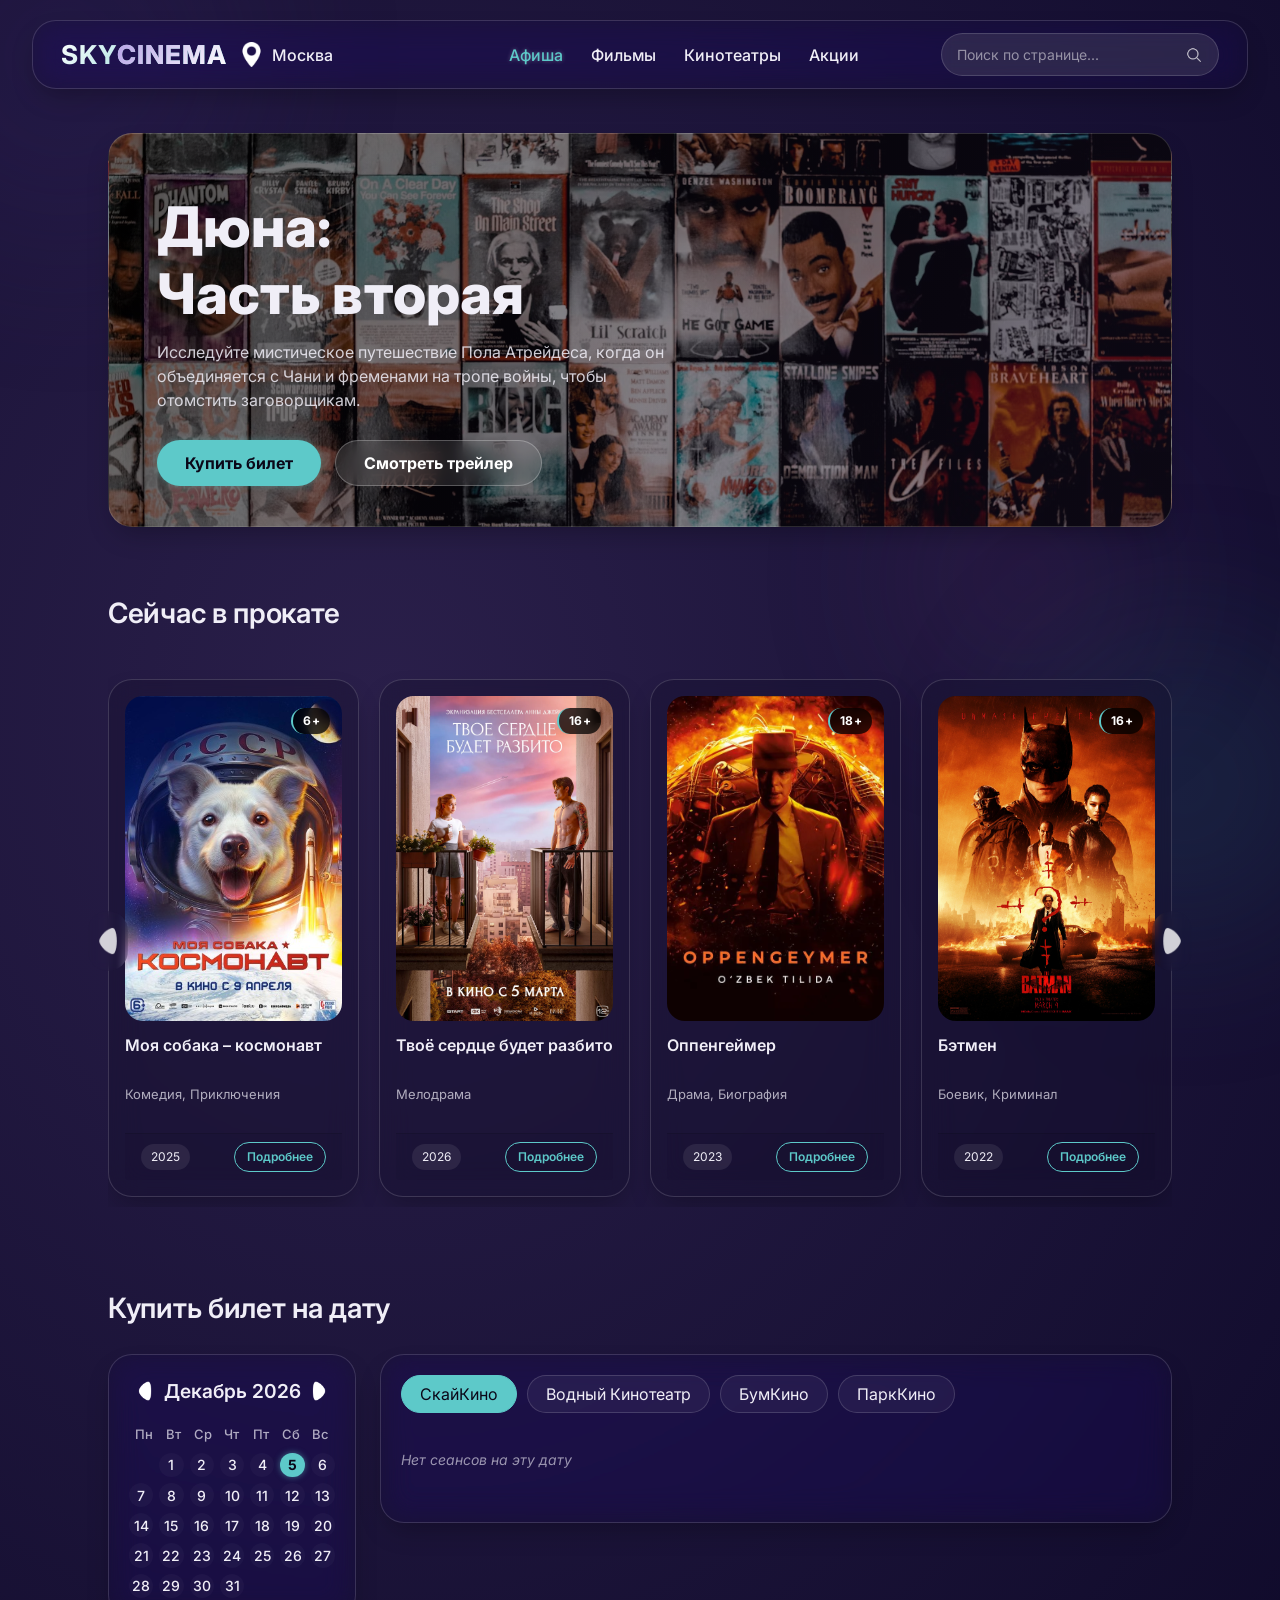
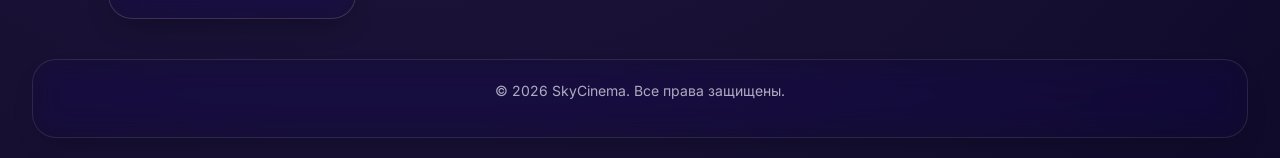
<file: index.html>
<!DOCTYPE html>
<html lang="ru">

<head>
    <meta charset="UTF-8">
    <meta name="viewport" content="width=device-width, initial-scale=1.0, user-scalable=yes">
    <title>SkyCinema — Афиша</title>
    <link rel="stylesheet" href="bootstrap/css/bootstrap.min.css">
    <link rel="stylesheet" href="css/style.css">
    <link rel="stylesheet" href="css/carts.css">
    <link rel="stylesheet" href="css/modal.css">
    <link rel="stylesheet" href="css/responsive.css">
    <link rel="shortcut icon" href="media/favicon.ico">
</head>

<body>
    <div class="orb orb-1"></div>
    <div class="orb orb-2"></div>
    <div class="orb orb-3"></div>
    <div class="toast-container" id="toastContainer"></div>

    <header class="glass">
        <div class="logo-city-group">
            <div class="logo">
                <a href="index.html" style="text-decoration: none; color: inherit;">SKY<span>CINEMA</span></a>
            </div>
            <div class="city-selector">
                <img src="media/map.png" alt="карта" height="25">
                <select id="citySelectHeader" class="glass-select-header"></select>
            </div>
        </div>
        <nav class="desktop-nav">
            <ul>
                <li><a href="#" class="active">Афиша</a></li>
                <li><a href="pages/films.html">Фильмы</a></li>
                <li><a href="pages/cinema.html">Кинотеатры</a></li>
                <li><a href="pages/stocks.html">Акции</a></li>
            </ul>
        </nav>
        <div class="header-right">
            <div class="search-box d-none d-md-flex">
                <input type="text" id="searchInput" placeholder="Поиск по странице..." class="glass-input">
                <img src="media/magnifier.png" alt="Поиск" class="search-icon">
            </div>
            <div class="burger-menu" id="burgerBtn">
                <span></span><span></span><span></span>
            </div>
        </div>
    </header>
    <div class="mobile-nav-container" id="mobileNav">
        <ul class="mobile-ul">
            <li><a href="index.html">Афиша</a></li>
            <li><a href="pages/films.html">Фильмы</a></li>
            <li><a href="pages/cinema.html">Кинотеатры</a></li>
            <li><a href="pages/stocks.html">Акции</a></li>
        </ul>
    </div>

    <main>
        <div class="container-fluid px-lg-5 px-md-4 px-3">
            <section class="hero glass">
                <div class="hero-content">
                    <h1>Дюна: <br>Часть вторая</h1>
                    <p>Исследуйте мистическое путешествие Пола Атрейдеса, когда он объединяется с Чани и фременами на
                        тропе войны, чтобы отомстить заговорщикам.</p>
                    <div class="hero-btns">
                        <button class="btn-primary" onclick="location.href='pages/film.html?id=12'">Купить
                            билет</button>
                        <button class="btn-secondary" onclick="openTrailer()">Смотреть трейлер</button>
                    </div>
                </div>
            </section>

            <section class="movie-grid">
                <h2 class="section-title">Сейчас в прокате</h2>
                <div id="moviesCarousel"></div>
            </section>

            <h2 class="section-title">Купить билет на дату</h2>
            <div class="row g-4">
                <div class="col-lg-3 col-md-12">
                    <div class="calendar-glass glass calendar-container" id="calendarContainer">
                        <div class="calendar-header">
                            <button class="icon-btn" id="prevMonth"><img src="media/arrowLeft.png" alt="Назад"
                                    width="20"></button>
                            <span id="monthYear">Март 2026</span>
                            <button class="icon-btn" id="nextMonth"><img src="media/arrowRight.png" alt="Вперед"
                                    width="20"></button>
                        </div>
                        <div class="calendar-weekdays">
                            <span>Пн</span><span>Вт</span><span>Ср</span><span>Чт</span><span>Пт</span><span>Сб</span><span>Вс</span>
                        </div>
                        <div class="calendar-days" id="calendarDays"></div>
                    </div>
                </div>
                <div class="col-lg-9 col-md-12">
                    <div class="sessions-container glass">
                        <div id="cinemaTabs" class="cinema-tabs"></div>
                        <div id="sessionsListHome" class="sessions-list">
                            <p class="placeholder">Выберите дату и кинотеатр</p>
                        </div>
                    </div>
                </div>
            </div>
        </div>
    </main>

    <footer class="glass">
        <p>© 2026 SkyCinema. Все права защищены.</p>
    </footer>

    <!-- Модальные окна -->
    <div class="modal fade" id="ticketModal" tabindex="-1" aria-hidden="true">
        <div class="modal-dialog modal-dialog-centered modal-xl">
            <div class="modal-content glass-modal">
                <div class="modal-header">
                    <h5 class="modal-title">Выбор места</h5>
                    <button type="button" class="btn-close" data-bs-dismiss="modal" aria-label="Close"></button>
                </div>
                <div class="modal-body">
                    <div class="row">
                        <div class="col-md-4 movie-info-left">
                            <div id="movieInfoModal" class="movie-info-modal"></div>
                        </div>
                        <div class="col-md-8 hall-right">
                            <div class="hall-scheme">
                                <img src="media/modal/screen.png" alt="Экран" class="screen-img">
                                <div id="seatsContainer" class="seats-container"></div>
                            </div>
                            <div class="legend">
                                <span><span class="seat-demo free"></span> Свободное место</span>
                                <span><span class="seat-demo selected"></span> Выбранное место</span>
                                <span><span class="seat-demo taken"></span> Место занято</span>
                            </div>
                            <div class="price-seat-info">
                                <div id="selectedSeatInfo" class="selected-seat-info">Место не выбрано</div>
                                <div id="ticketPrice" class="ticket-price"></div>
                            </div>
                            <div class="email-field">
                                <label for="userEmail">Email для получения билета:</label>
                                <input type="email" id="userEmail" class="glass-input" placeholder="example@mail.ru"
                                    required>
                            </div>
                            <div class="modal-footer-buttons">
                                <button type="button" class="btn btn-secondary" data-bs-dismiss="modal">Отмена</button>
                                <button type="button" id="confirmTicket" class="btn btn-primary" disabled>Купить
                                    билет</button>
                            </div>
                        </div>
                    </div>
                </div>
            </div>
        </div>
    </div>

    <div class="modal fade" id="trailerModal" tabindex="-1" aria-hidden="true">
        <div class="modal-dialog modal-dialog-centered modal-lg">
            <div class="modal-content glass-modal">
                <div class="modal-header">
                    <h5 class="modal-title">Трейлер</h5>
                    <button type="button" class="btn-close" data-bs-dismiss="modal"></button>
                </div>
                <div class="modal-body p-0">
                    <video id="trailerVideo" controls style="width:100%; border-radius: 24px;"></video>
                </div>
            </div>
        </div>
    </div>

    <div class="modal fade" id="successModal" tabindex="-1" aria-hidden="true">
        <div class="modal-dialog modal-dialog-centered">
            <div class="modal-content glass-modal">
                <div class="modal-body">
                    <img src="media/modal/check.png" alt="Успех" class="success-icon">
                    <div class="success-title">Покупка прошла успешно</div>
                    <div class="success-details">Билет отправлен на указанную почту.<br>Скачать билет можно по ссылке:
                    </div>
                    <div class="success-buttons">
                        <a href="https://vk.com/sayonaraf" target="_blank" class="btn btn-vk">Перейти к билету (VK)</a>
                        <button class="btn btn-close-modal" data-bs-dismiss="modal">Закрыть</button>
                    </div>
                    <div class="success-rating">
                        <p>Оцените процесс покупки</p>
                        <div class="rating-stars" id="ratingStars">
                            <span data-value="1">★</span><span data-value="2">★</span><span data-value="3">★</span><span
                                data-value="4">★</span><span data-value="5">★</span>
                        </div>
                    </div>
                </div>
            </div>
        </div>
    </div>

    <script src="bootstrap/js/bootstrap.bundle.min.js"></script>
    <script src="js/data.js"></script>
    <script src="js/utils.js"></script>
    <script src="js/ticket.js"></script>
    <script src="js/calendar.js"></script>
    <script src="js/movieCards.js"></script>
    <script src="js/main.js"></script>
    <script src="js/header.js"></script>
</body>

</html>
</file>
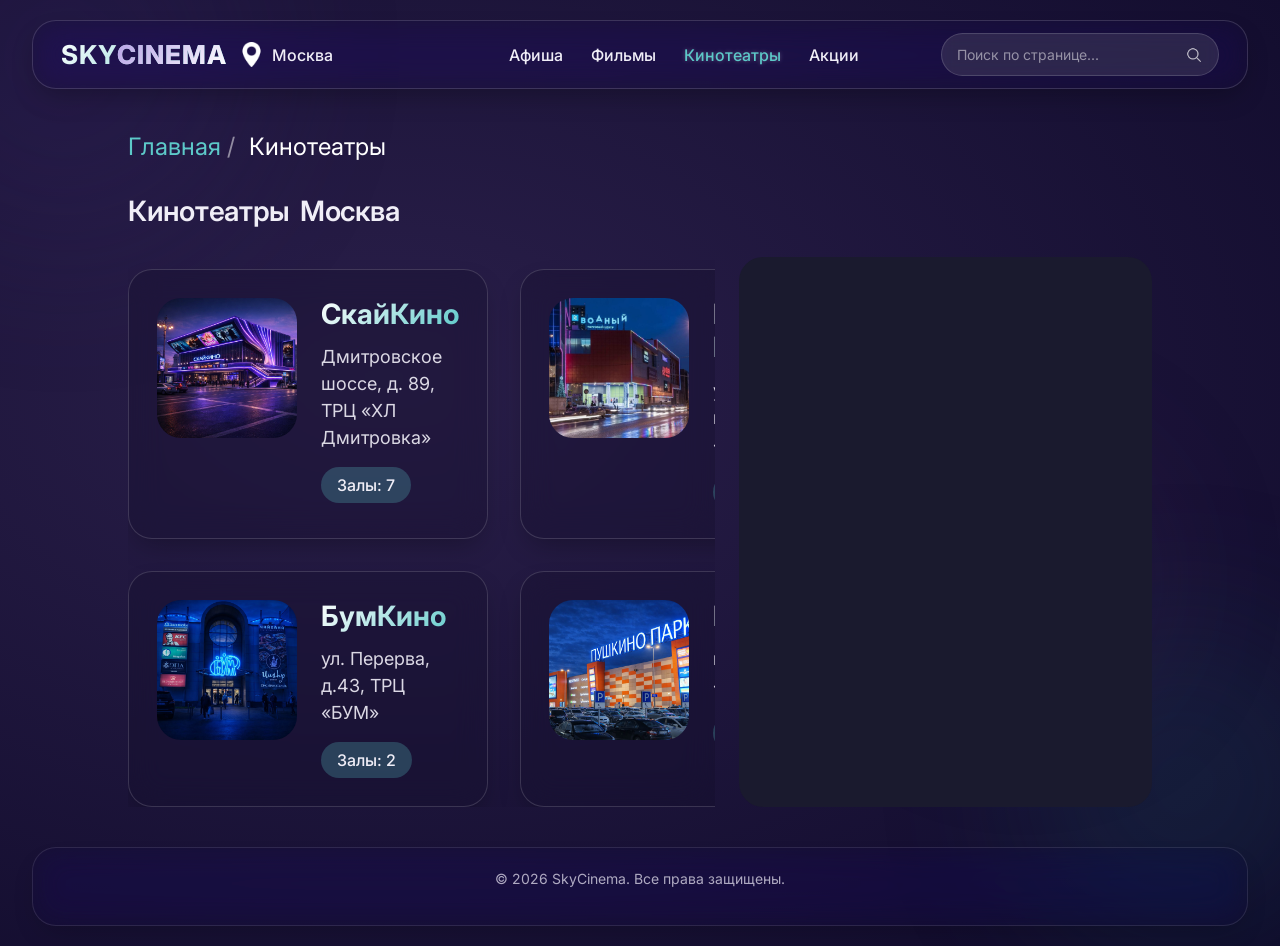
<file: pages/cinema.html>
<!DOCTYPE html>
<html lang="ru">

<head>
    <meta charset="UTF-8">
    <meta name="viewport" content="width=device-width, initial-scale=1.0, user-scalable=yes">
    <title>SkyCinema — Кинотеатры</title>
    <link rel="stylesheet" href="../bootstrap/css/bootstrap.min.css">
    <link rel="stylesheet" href="../css/style.css">
    <link rel="stylesheet" href="../css/carts.css">
    <link rel="stylesheet" href="../css/modal.css">
    <link rel="stylesheet" href="../css/responsive.css">
    <link rel="shortcut icon" href="../media/favicon.ico">
    <script src="https://api-maps.yandex.ru/2.1/?apikey=a239d242-d6cf-4985-a459-db777a291348&lang=ru_RU"></script>
</head>

<body>
    <div class="orb orb-1"></div>
    <div class="orb orb-2"></div>
    <div class="orb orb-3"></div>

    <header class="glass">
        <div class="logo-city-group">
            <div class="logo">
                <a href="../index.html" style="text-decoration: none; color: inherit;">SKY<span>CINEMA</span></a>
            </div>
            <div class="city-selector">
                <img src="../media/map.png" alt="карта" height="25">
                <select id="citySelectHeader" class="glass-select-header"></select>
            </div>
        </div>

        <nav class="desktop-nav">
            <ul>
                <li><a href="../index.html">Афиша</a></li>
                <li><a href="films.html">Фильмы</a></li>
                <li><a href="#" class="active">Кинотеатры</a></li>
                <li><a href="stocks.html">Акции</a></li>
            </ul>
        </nav>

        <div class="header-right">
            <div class="search-box d-none d-md-flex">
                <input type="text" id="searchInput" placeholder="Поиск по странице..." class="glass-input">
                <img src="../media/magnifier.png" alt="Поиск" class="search-icon">
            </div>
            <div class="burger-menu" id="burgerBtn">
                <span></span><span></span><span></span>
            </div>
        </div>
    </header>
    <div class="mobile-nav-container" id="mobileNav">
        <ul class="mobile-ul">
            <li><a href="../index.html">Афиша</a></li>
            <li><a href="films.html">Фильмы</a></li>
            <li><a href="cinema.html">Кинотеатры</a></li>
            <li><a href="stocks.html">Акции</a></li>
        </ul>
    </div>

    <main class="cinemas-main">
        <div class="container-fluid px-lg-5 px-md-4 px-3">
            <div class="breadcrumbs">
                <a href="../index.html">Главная</a> /
                <span>Кинотеатры</span>
            </div>
            <h2 class="section-title">Кинотеатры <span id="currentCityName">Москвы</span></h2>
            <div class="row g-4">
                <div class="col-lg-7 col-md-12">
                    <div class="cinemas-list" id="cinemasList"></div>
                </div>
                <div class="col-lg-5 col-md-12">
                    <div class="cinemas-map">
                        <div id="map" style="height: 550px; width: 100%; border-radius: 24px;"></div>
                    </div>
                </div>
            </div>
        </div>
    </main>

    <footer class="glass">
        <p>© 2026 SkyCinema. Все права защищены.</p>
    </footer>

    <script src="../bootstrap/js/bootstrap.bundle.min.js"></script>
    <script src="../js/data.js"></script>
    <script src="../js/utils.js"></script>
    <script src="../js/header.js"></script>
    <script src="../js/cinema.js"></script>
</body>

</html>
</file>
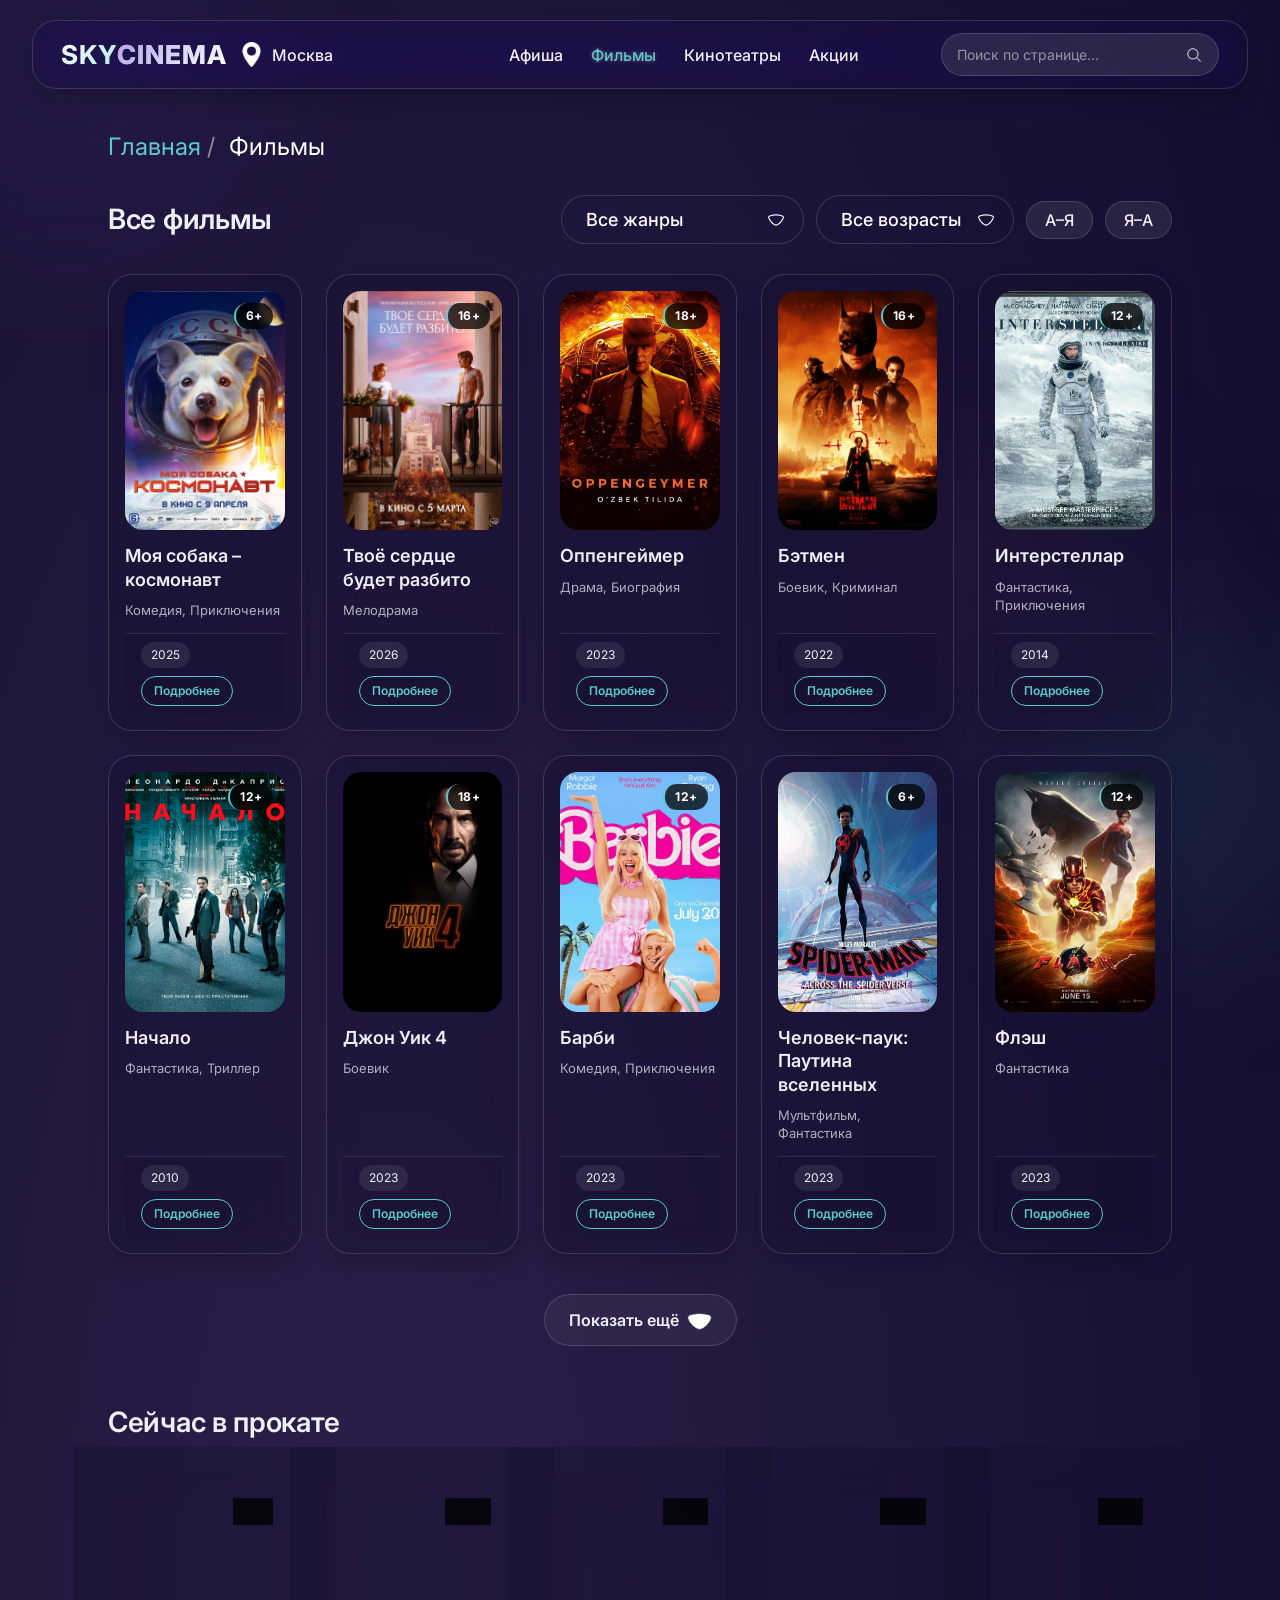
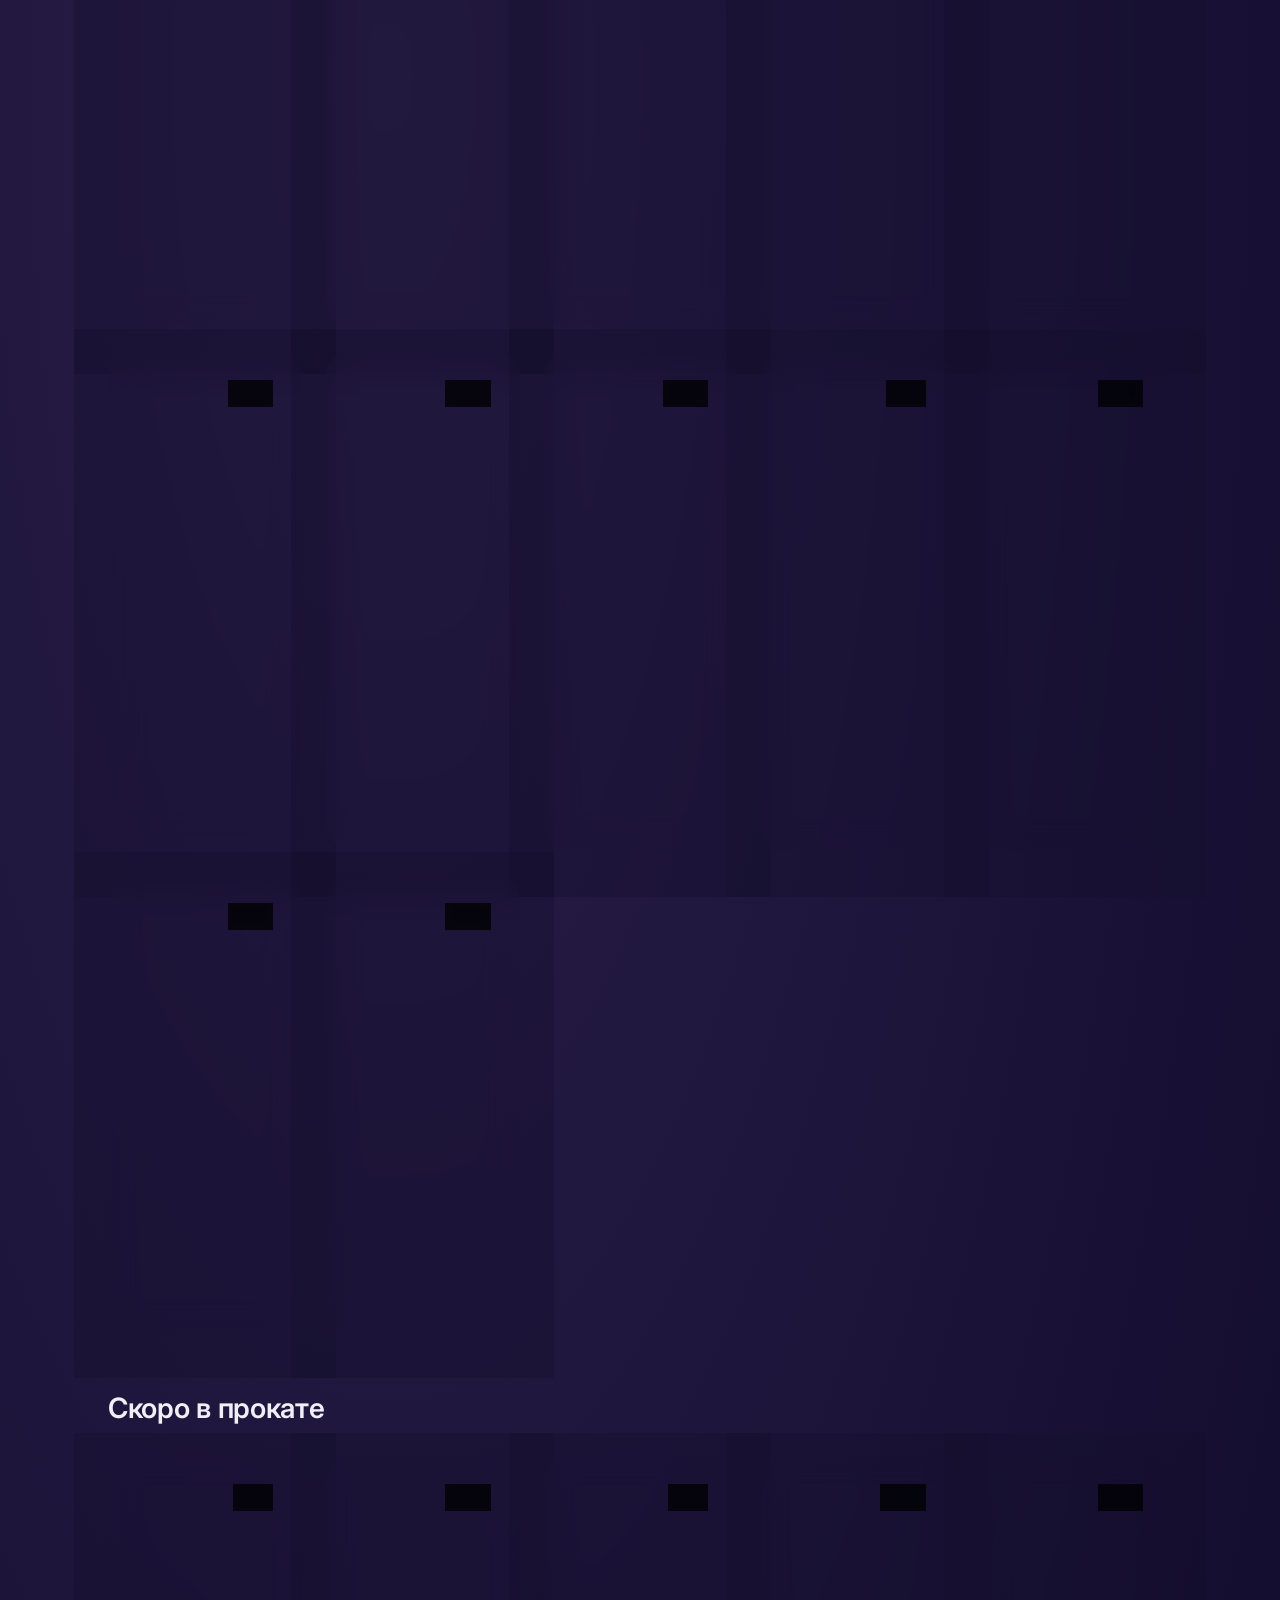
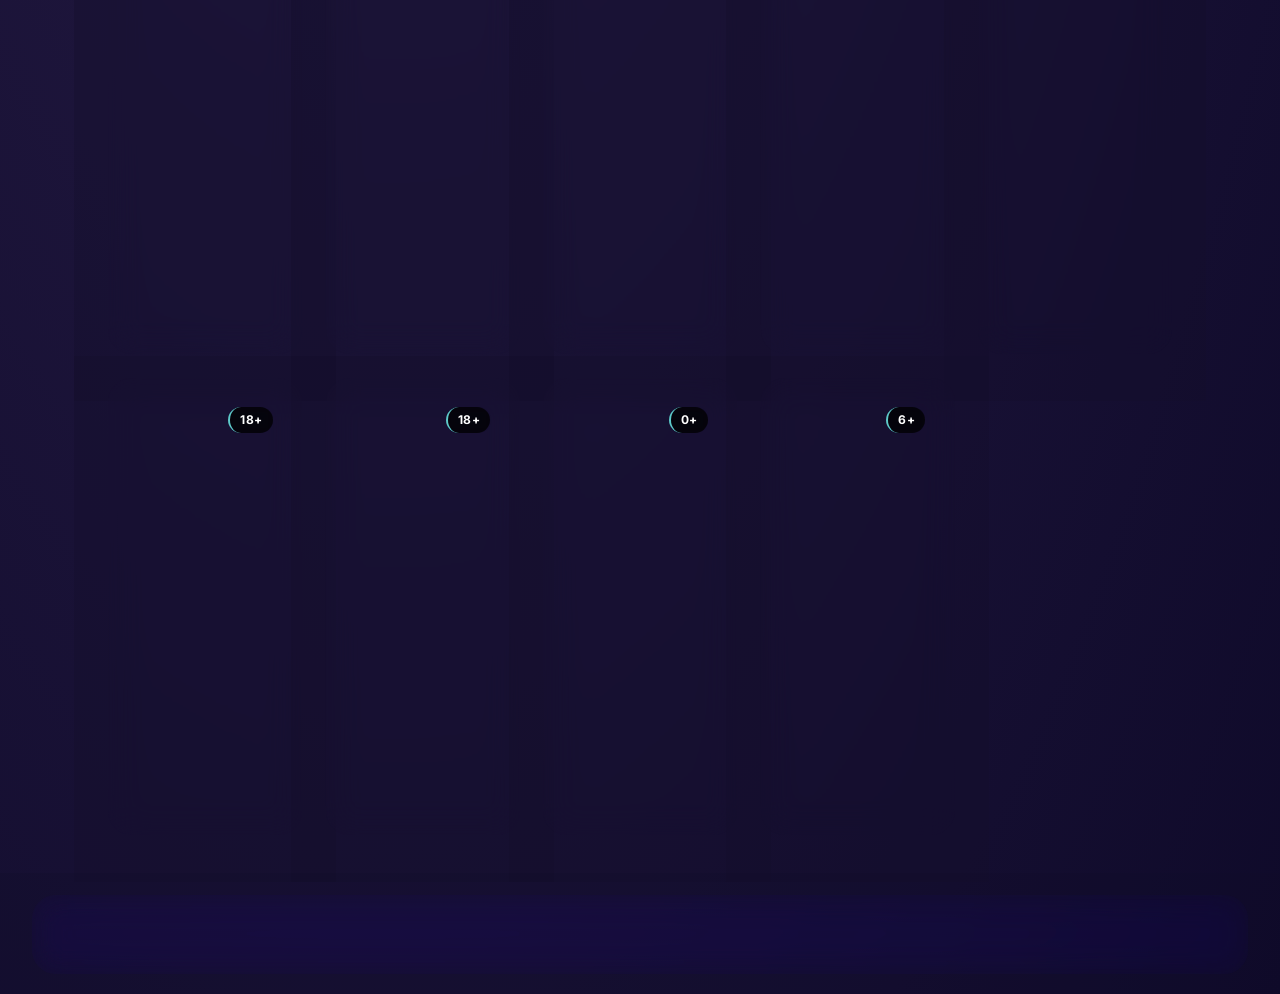
<file: pages/films.html>
<!DOCTYPE html>
<html lang="ru">

<head>
    <meta charset="UTF-8">
    <meta name="viewport" content="width=device-width, initial-scale=1.0, user-scalable=yes">
    <title>SkyCinema — Фильмы</title>
    <link rel="stylesheet" href="../bootstrap/css/bootstrap.min.css">
    <link rel="stylesheet" href="../css/style.css">
    <link rel="stylesheet" href="../css/carts.css">
    <link rel="stylesheet" href="../css/modal.css">
    <link rel="stylesheet" href="../css/responsive.css">
    <link rel="shortcut icon" href="../media/favicon.ico">
</head>

<body>
    <div class="orb orb-1"></div>
    <div class="orb orb-2"></div>
    <div class="orb orb-3"></div>

    <header class="glass">
        <div class="logo-city-group">
            <div class="logo">
                <a href="../index.html" style="text-decoration: none; color: inherit;">SKY<span>CINEMA</span></a>
            </div>
            <div class="city-selector">
                <img src="../media/map.png" alt="карта" height="25">
                <select id="citySelectHeader" class="glass-select-header"></select>
            </div>
        </div>
        <nav class="desktop-nav">
            <ul>
                <li><a href="../index.html">Афиша</a></li>
                <li><a href="#" class="active">Фильмы</a></li>
                <li><a href="cinema.html">Кинотеатры</a></li>
                <li><a href="stocks.html">Акции</a></li>
            </ul>
        </nav>
        <div class="header-right">
            <div class="search-box d-none d-md-flex">
                <input type="text" id="searchInput" placeholder="Поиск по странице..." class="glass-input">
                <img src="../media/magnifier.png" alt="Поиск" class="search-icon">
            </div>
            <div class="burger-menu" id="burgerBtn">
                <span></span><span></span><span></span>
            </div>
        </div>
    </header>
    <div class="mobile-nav-container" id="mobileNav">
        <ul class="mobile-ul">
            <li><a href="../index.html">Афиша</a></li>
            <li><a href="films.html">Фильмы</a></li>
            <li><a href="cinema.html">Кинотеатры</a></li>
            <li><a href="stocks.html">Акции</a></li>
        </ul>
    </div>

    <main>
        <div class="container-fluid px-lg-5 px-md-4 px-3">
            <div class="breadcrumbs">
                <a href="../index.html">Главная</a> /
                <span>Фильмы</span>
            </div>
            <div class="films-header">
                <div class="title-mobile-wrapper">
                    <h2 class="section-title">Все фильмы</h2>
                    <button id="mobileFilterBtn" class="mobile-only-filter-icon">
                        <img src="../media/params.png" alt="Фильтры">
                    </button>
                </div>

                <div class="filters-group desktop-filters-only">
                    <select id="genreFilter" class="glass-select"></select>
                    <select id="ageFilter" class="glass-select"></select>
                    <button id="sortAZ" class="filter-btn">А–Я</button>
                    <button id="sortZA" class="filter-btn">Я–А</button>
                </div>
            </div>
            
            <div id="filmsGrid" class="movies-grid"></div>
            <div id="loadMoreBtn" class="load-more-btn"><span>Показать ещё</span><span style="font-size:20px;">
                <img src="../media/arrowBottom.png" alt="Ещё" width="25"></span>
            </div>

            <h2 class="section-title now-playing-title">Сейчас в прокате</h2>
            <div id="nowPlayingGrid" class="movies-grid"></div>

            <h2 class="section-title upcoming-title">Скоро в прокате</h2>
            <div id="upcomingGrid" class="movies-grid"></div>
        </div>
    </main>

    <footer class="glass">
        <p>© 2026 SkyCinema. Все права защищены.</p>
    </footer>
    <div id="mobileFilterDropdown" class="month-year-modal" style="display: none; position: fixed; z-index: 2000;">
        <div class="month-year-panel">
            <div class="filter-group" style="margin-bottom: 20px;">
                <label
                    style="display: block; margin-bottom: 8px; font-size: 14px; color: var(--text-light);">Жанр</label>
                <select id="mobileGenreFilter" class="glass-select" style="width: 100%;"></select>
            </div>
            <div class="filter-group" style="margin-bottom: 20px;">
                <label style="display: block; margin-bottom: 8px; font-size: 14px; color: var(--text-light);">Возрастное
                    ограничение</label>
                <select id="mobileAgeFilter" class="glass-select" style="width: 100%;"></select>
            </div>
            <div class="filter-group" style="margin-bottom: 20px;">
                <label
                    style="display: block; margin-bottom: 8px; font-size: 14px; color: var(--text-light);">Сортировка</label>
                <div style="display: flex; gap: 12px;">
                    <button id="mobileSortAZ" class="filter-btn" style="flex: 1;">А–Я</button>
                    <button id="mobileSortZA" class="filter-btn" style="flex: 1;">Я–А</button>
                </div>
            </div>
            <button id="closeFilterDropdown" class="btn-secondary"
                style="width: 100%; margin-top: 8px;">Закрыть</button>
        </div>
    </div>

    <script src="../bootstrap/js/bootstrap.bundle.min.js"></script>
    <script src="../js/data.js"></script>
    <script src="../js/utils.js"></script>
    <script src="../js/movieCards.js"></script>
    <script src="../js/films.js"></script>
    <script src="../js/header.js"></script>
</body>

</html>
</file>
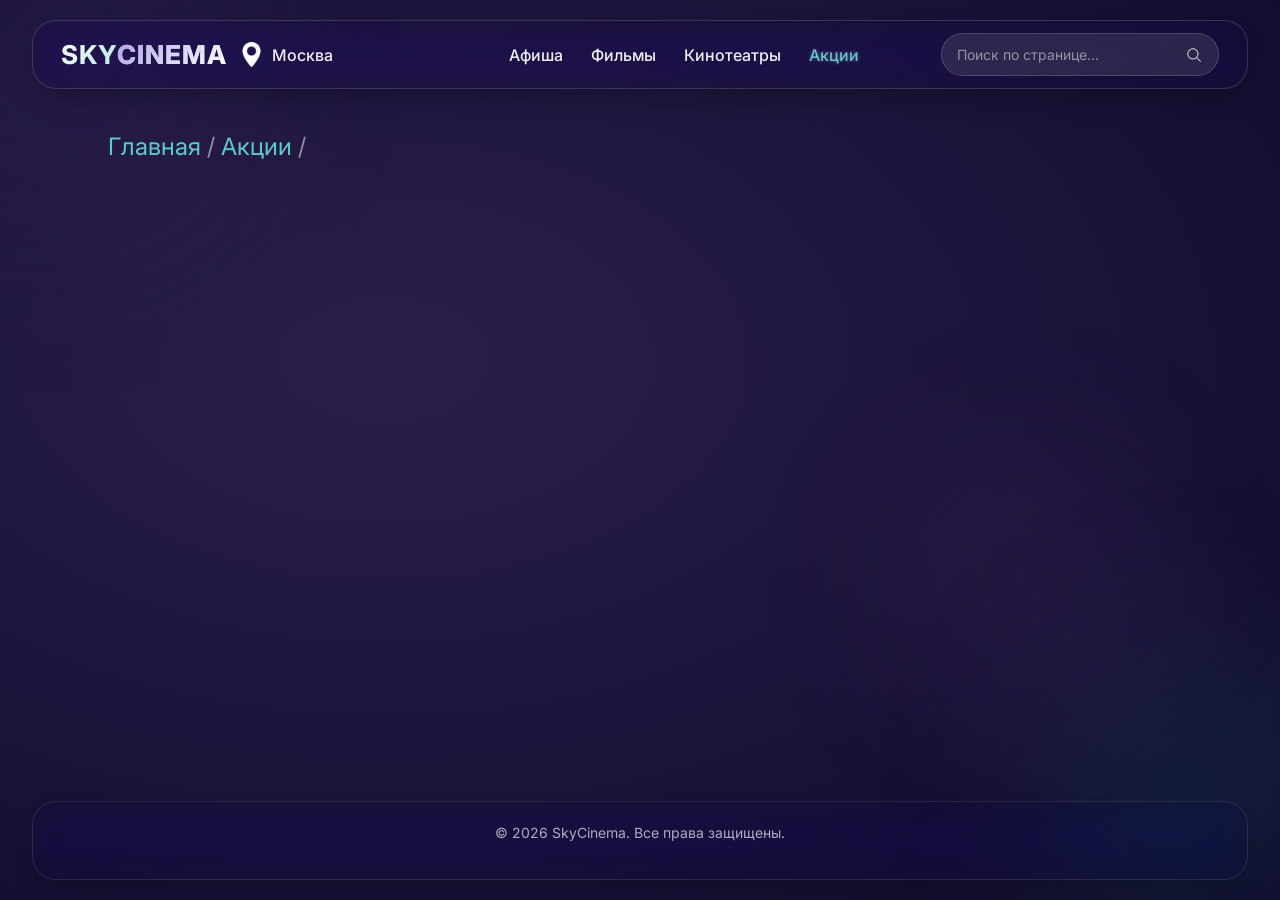
<file: pages/stock.html>
<!DOCTYPE html>
<html lang="ru">

<head>
    <meta charset="UTF-8">
    <meta name="viewport" content="width=device-width, initial-scale=1.0, user-scalable=yes">
    <title>SkyCinema — Акция</title>
    <link rel="stylesheet" href="../bootstrap/css/bootstrap.min.css">
    <link rel="stylesheet" href="../css/style.css">
    <link rel="stylesheet" href="../css/carts.css">
    <link rel="stylesheet" href="../css/modal.css">
    <link rel="stylesheet" href="../css/responsive.css">
    <link rel="shortcut icon" href="../media/favicon.ico">
</head>

<body>
    <div class="orb orb-1"></div>
    <div class="orb orb-2"></div>
    <div class="orb orb-3"></div>

    <header class="glass">
        <div class="logo-city-group">
            <div class="logo">
                <a href="../index.html" style="text-decoration: none; color: inherit;">SKY<span>CINEMA</span></a>
            </div>
            <div class="city-selector">
                <img src="../media/map.png" alt="карта" height="25">
                <select id="citySelectHeader" class="glass-select-header"></select>
            </div>
        </div>

        <nav class="desktop-nav">
            <ul>
                <li><a href="../index.html">Афиша</a></li>
                <li><a href="films.html">Фильмы</a></li>
                <li><a href="cinema.html">Кинотеатры</a></li>
                <li><a href="#" class="active">Акции</a></li>
            </ul>
        </nav>

        <div class="header-right">
            <div class="search-box d-none d-md-flex">
                <input type="text" id="searchInput" placeholder="Поиск по странице..." class="glass-input">
                <img src="../media/magnifier.png" alt="Поиск" class="search-icon">
            </div>
            <div class="burger-menu" id="burgerBtn">
                <span></span><span></span><span></span>
            </div>
        </div>
    </header>
    <div class="mobile-nav-container" id="mobileNav">
        <ul class="mobile-ul">
            <li><a href="../index.html">Афиша</a></li>
            <li><a href="films.html">Фильмы</a></li>
            <li><a href="cinema.html">Кинотеатры</a></li>
            <li><a href="stocks.html">Акции</a></li>
        </ul>
    </div>

    <main>
        <div class="container-fluid px-lg-5 px-md-4 px-3">
            <div class="breadcrumbs">
                <a href="../index.html">Главная</a> /
                <a href="stocks.html">Акции</a> /
                <span id="breadcrumbActive"></span>
            </div>
            <div id="stockDetailContent"></div>
        </div>
    </main>

    <footer class="glass">
        <p>© 2026 SkyCinema. Все права защищены.</p>
    </footer>

    <script src="../bootstrap/js/bootstrap.bundle.min.js"></script>
    <script src="../js/header.js"></script>
    <script src="../js/stocks.js"></script>
</body>

</html>
</file>
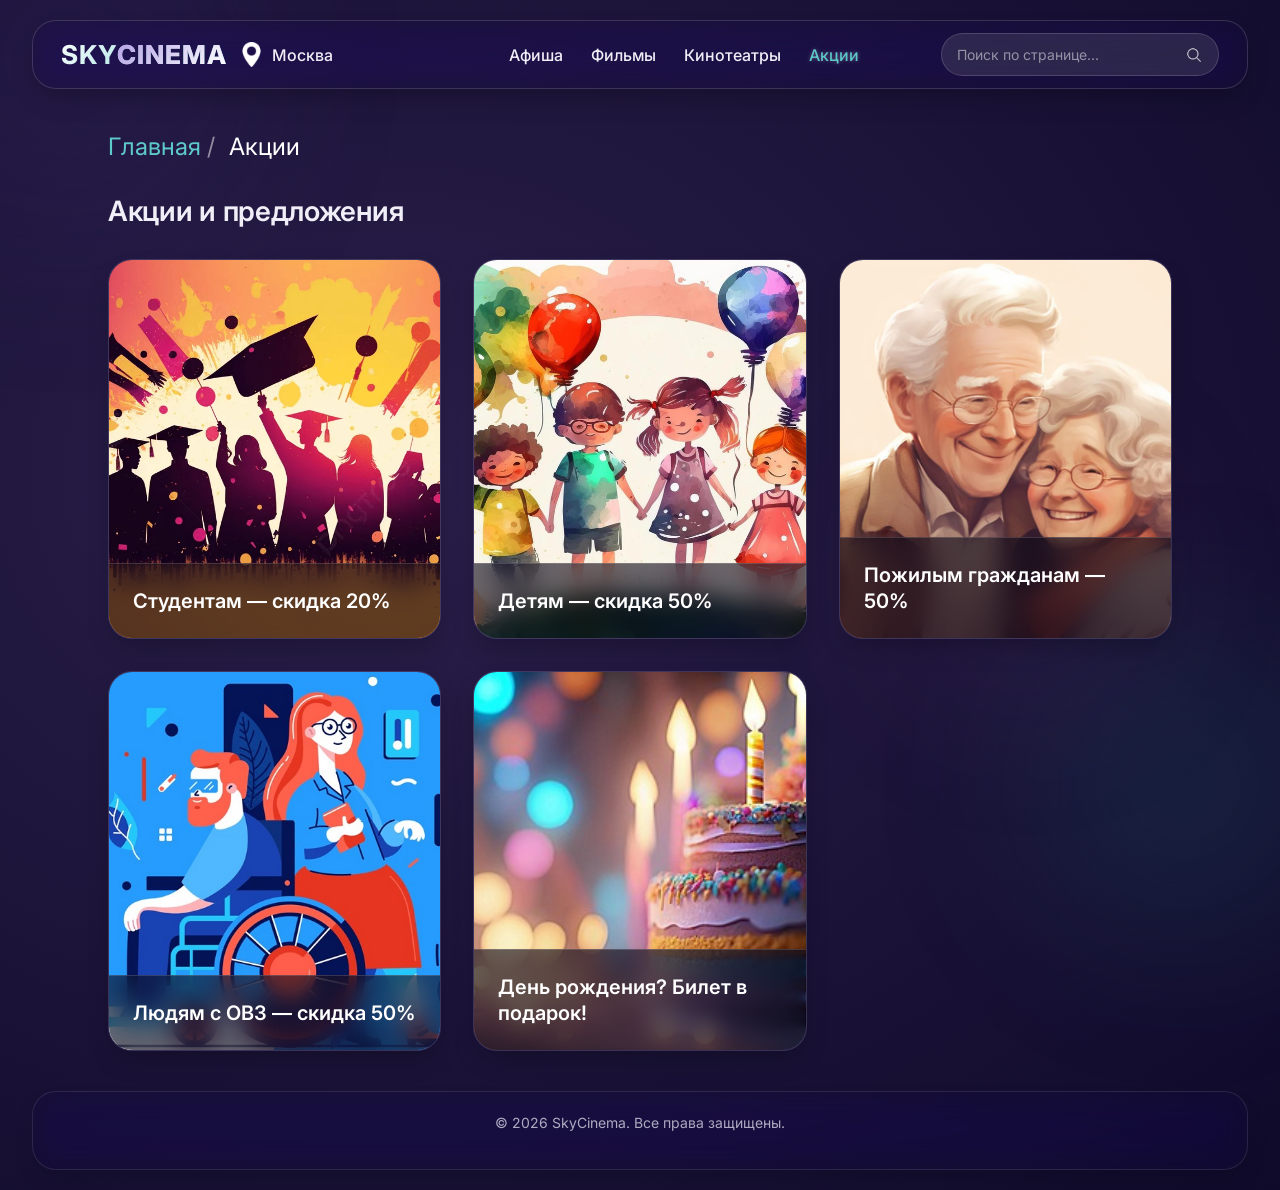
<file: pages/stocks.html>
<!DOCTYPE html>
<html lang="ru">

<head>
    <meta charset="UTF-8">
    <meta name="viewport" content="width=device-width, initial-scale=1.0, user-scalable=yes">
    <title>SkyCinema — Акции</title>
    <link rel="stylesheet" href="../bootstrap/css/bootstrap.min.css">
    <link rel="stylesheet" href="../css/style.css">
    <link rel="stylesheet" href="../css/carts.css">
    <link rel="stylesheet" href="../css/modal.css">
    <link rel="stylesheet" href="../css/responsive.css">
    <link rel="shortcut icon" href="../media/favicon.ico" />
</head>

<body>
    <div class="orb orb-1"></div>
    <div class="orb orb-2"></div>
    <div class="orb orb-3"></div>

    <header class="glass">
        <div class="logo-city-group">
            <div class="logo">
                <a href="../index.html" style="text-decoration: none; color: inherit;">SKY<span>CINEMA</span></a>
            </div>
            <div class="city-selector">
                <img src="../media/map.png" alt="карта" height="25">
                <select id="citySelectHeader" class="glass-select-header"></select>
            </div>
        </div>

        <nav class="desktop-nav">
            <ul>
                <li><a href="../index.html">Афиша</a></li>
                <li><a href="films.html">Фильмы</a></li>
                <li><a href="cinema.html">Кинотеатры</a></li>
                <li><a href="#" class="active">Акции</a></li>
            </ul>
        </nav>

        <div class="header-right">
            <div class="search-box d-none d-md-flex">
                <input type="text" id="searchInput" placeholder="Поиск по странице..." class="glass-input">
                <img src="../media/magnifier.png" alt="Поиск" class="search-icon">
            </div>
            <div class="burger-menu" id="burgerBtn">
                <span></span><span></span><span></span>
            </div>
        </div>
    </header>
    <div class="mobile-nav-container" id="mobileNav">
        <ul class="mobile-ul">
            <li><a href="../index.html">Афиша</a></li>
            <li><a href="films.html">Фильмы</a></li>
            <li><a href="cinema.html">Кинотеатры</a></li>
            <li><a href="stocks.html">Акции</a></li>
        </ul>
    </div>

    <main>
        <div class="container-fluid px-lg-5 px-md-4 px-3">
            <div class="breadcrumbs">
                <a href="../index.html">Главная</a> /
                <span>Акции</span>
            </div>
            <h2 class="section-title">Акции и предложения</h2>
            <div class="stocks-grid" id="stocksContainer"></div>
        </div>
    </main>

    <footer class="glass">
        <p>© 2026 SkyCinema. Все права защищены.</p>
    </footer>

    <script src="../bootstrap/js/bootstrap.bundle.min.js"></script>
    <script src="../js/header.js"></script>
    <script src="../js/stocks.js"></script>
</body>

</html>
</file>
<file: css/style.css>
@import url('https://fonts.googleapis.com/css2?family=Inter:opsz,wght@14..32,300;14..32,400;14..32,600;14..32,800&display=swap');

* {
    margin: 0;
    padding: 0;
    box-sizing: border-box;
}

:root {
    --deep-bg: #0a0718;
    --accent-soft-teal: #5dc9c9;
    --accent-muted-lavender: #b5a1e6;
    --glass-bg: rgba(20, 15, 45, 0.35);
    --glass-border: rgba(255, 255, 255, 0.15);
    --text-light: #f0eef7;
    --card-radius: 24px;
}

body {
    font-family: 'Inter', sans-serif;
    background: radial-gradient(ellipse at 30% 40%, #2a1f4a, #0f0a2a) !important;
    color: var(--text-light);
    min-height: 100vh;
    display: flex;
    flex-direction: column;
    overflow-x: hidden;
}

.orb {
    position: fixed;
    border-radius: 50%;
    filter: blur(80px);
    z-index: -2;
    opacity: 0.2;
    animation: floatOrb 30s infinite alternate ease-in-out;
}

.orb-1 {
    width: 30vw;
    height: 30vw;
    background: #3b2a6b;
    top: -15vh;
    left: -10vw;
}

.orb-2 {
    width: 25vw;
    height: 25vw;
    background: #1e5f6b;
    bottom: -5vh;
    right: -5vw;
    animation-delay: -10s;
}

.orb-3 {
    width: 20vw;
    height: 20vw;
    background: #6b3b7a;
    top: 50%;
    left: 70%;
    animation-duration: 40s;
    opacity: 0.15;
}

@keyframes floatOrb {
    0% {
        transform: translate(0, 0) scale(1);
    }
    100% {
        transform: translate(3%, 5%) scale(1.1);
    }
}

.glass {
    background: var(--glass-bg);
    backdrop-filter: blur(16px) saturate(180%);
    -webkit-backdrop-filter: blur(16px);
    border: 1px solid var(--glass-border);
    border-radius: var(--card-radius);
    box-shadow: 0 12px 28px -8px rgba(0, 0, 0, 0.3);
}

header {
    display: flex;
    justify-content: space-between;
    align-items: center;
    padding: 12px 28px;
    margin: 20px 32px;
    position: sticky;
    top: 20px;
    z-index: 100;
    background: rgba(10, 7, 24, 0.55);
    backdrop-filter: blur(20px);
    border-radius: var(--card-radius);
}

.mobile-nav-container {
    display: none;
}

.glass-select-header {
    background: transparent;
    border: none;
    color: white;
    font-size: 14px;
    outline: none;
    cursor: pointer;
}

.logo {
    font-size: 26px;
    font-weight: 750;
    letter-spacing: 1px;
    background: linear-gradient(135deg, #fff, var(--accent-soft-teal));
    -webkit-background-clip: text;
    background-clip: text;
    color: transparent;
    text-decoration-line: none;
}

.logo span {
    background: linear-gradient(135deg, var(--accent-muted-lavender), #fff);
    -webkit-background-clip: text;
    background-clip: text;
    color: transparent;
}

nav ul {
    display: flex;
    gap: 28px;
    list-style: none;
    margin: 0;
    padding: 0;
}

nav ul li a {
    text-decoration: none;
    color: var(--text-light);
    font-weight: 500;
    transition: 0.2s;
}

nav ul li a:hover,
nav ul li a.active {
    color: var(--accent-soft-teal);
    text-shadow: 0 0 4px rgba(255, 255, 255, 0.3);
}

.header-right {
    display: flex;
    align-items: center;
    gap: 20px;
}

.search-box {
    display: flex;
    align-items: center;
    gap: 8px;
    background: rgba(255, 255, 255, 0.1);
    backdrop-filter: blur(8px);
    border: 1px solid var(--glass-border);
    border-radius: 40px;
    padding: 4px 15px;
}

.glass-input {
    background: transparent;
    border: none;
    padding: 6px 0;
    width: 220px;
    color: white;
    font-family: inherit;
    font-size: 14px;
    outline: none;
}

.glass-input::placeholder {
    color: rgba(255, 255, 255, 0.5);
}

.search-icon {
    width: 18px;
    height: 18px;
    opacity: 0.7;
    cursor: pointer;
}

.glass-input:focus {
    border-color: var(--accent-soft-teal);
    background: rgba(255, 255, 255, 0.15);
}

.logo-city-group {
    display: flex;
    align-items: center;
    gap: 12px;
}

.city-selector {
    display: flex;
    align-items: center;
    gap: 4px;
    background: transparent !important;
    border: none !important;
    box-shadow: none !important;
    backdrop-filter: none !important;
    padding: 0;
}

.city-selector select {
    background: transparent !important;
    border: none !important;
    box-shadow: none !important;
    backdrop-filter: none !important;
    color: var(--text-light);
    font-weight: 500;
    font-size: 16px;
    padding: 4px 16px 4px 4px;
    width: auto;
    cursor: pointer;
    appearance: none;
    -webkit-appearance: none;
    -moz-appearance: none;
}

.city-selector select option {
    background: #1a1a2e;
    color: white;
}

.glass-select {
    appearance: none;
    -webkit-appearance: none;
    -moz-appearance: none;
    background-image: url('../media/arrow.png');
    background-repeat: no-repeat;
    background-position: right 18px center;
    background-size: 18px; 
    background-color: transparent;
    padding: 10px 52px 10px 24px;
    backdrop-filter: blur(8px);
    border: 1px solid var(--glass-border);
    border-radius: 60px;
    color: white;
    font-size: 18px;
    font-weight: 500;
    cursor: pointer;
    min-width: 160px;
    transition: all 0.2s ease;
}

.glass-select option {
    background: #1a1a2e;
    color: white;
}
.mobile-only-filter-icon {
    display: none;
    background: transparent;
    border: none;
    padding: 0;
    cursor: pointer;
    outline: none;
}

.mobile-only-filter-icon img {
    width: 24px;
    height: 24px;
    opacity: 0.8;
}

.hero {
    display: flex;
    justify-content: space-between;
    align-items: center;
    padding: 40px 48px;
    margin-top: 24px;
    background: linear-gradient(112deg, rgba(0, 0, 0, 0.6), rgba(30, 20, 50, 0.4)), url('../media/films/dune.png');
    background-size: cover;
    background-position: center 30%;
    border-radius: var(--card-radius);
}

.hero-content {
    max-width: 55%;
}

.hero h1 {
    font-size: 56px;
    font-weight: 800;
    line-height: 1.2;
    margin: 20px 0 12px;
}

.hero p {
    font-size: 16px;
    line-height: 1.5;
    opacity: 0.85;
    margin-bottom: 28px;
}

.hero-btns {
    display: flex;
    gap: 14px;
}

.btn-primary,
.btn-secondary {
    padding: 10px 28px;
    border-radius: 40px;
    font-weight: 700;
    border: none;
    cursor: pointer;
    transition: 0.2s;
}

.btn-primary {
    background: var(--accent-soft-teal);
    color: #0a0718;
    box-shadow: 0 0 6px rgba(93, 201, 201, 0.4);
}

.btn-primary:hover {
    transform: scale(1.02);
    background: #fff;
    color: black;
}

.btn-secondary {
    background: rgba(255, 255, 255, 0.1);
    backdrop-filter: blur(8px);
    border: 1px solid rgba(255, 255, 255, 0.25);
    color: white;
}

.btn-secondary:hover {
    background: rgba(255, 255, 255, 0.3);
    color: white;
}

main {
    flex: 1 0 auto;
    padding: 0 80px;
}

.movie-grid {
    margin-top: 70px;
    margin-bottom: 70px;
}
.filter-btn.active {
    background: var(--accent-soft-teal);
    color: #0a0718;
    border-color: var(--accent-soft-teal);
    box-shadow: 0 0 8px rgba(93, 201, 201, 0.4);
}

.glass-select.filter-active {
    background: rgba(93, 201, 201, 0.2);
    border-color: var(--accent-soft-teal);
    box-shadow: 0 0 6px rgba(93, 201, 201, 0.3);
}
.section-title {
    font-size: 28px;
    margin-bottom: 28px;
    font-weight: 600;
    letter-spacing: -0.3px;
    display: flex;
    align-items: center;
    gap: 10px;
}

.calendar-glass {
    padding: 20px;
    border-radius: var(--card-radius);
}

.calendar-header {
    display: flex;
    justify-content: space-between;
    align-items: center;
    margin-bottom: 18px;
    font-weight: 600;
    font-size: 1.2rem;
}

.icon-btn {
    background: none;
    border: none;
    width: 32px;
    height: 32px;
    border-radius: 50%;
    cursor: pointer;
    display: flex;
    align-items: center;
    justify-content: center;
}

.icon-btn:hover {
    background: rgba(93, 201, 201, 0.3);
    transform: scale(1.05);
}

.calendar-weekdays {
    display: grid;
    grid-template-columns: repeat(7, 1fr);
    text-align: center;
    margin-bottom: 8px;
    font-weight: 500;
    font-size: 13px;
    opacity: 0.7;
}

.calendar-days {
    display: grid;
    grid-template-columns: repeat(7, 1fr);
    gap: 6px;
}

.calendar-day {
    aspect-ratio: 1;
    display: flex;
    align-items: center;
    justify-content: center;
    border-radius: 50%;
    background: rgba(255, 255, 255, 0.03);
    cursor: pointer;
    font-weight: 500;
    font-size: 14px;
    width: 100%;
    max-width: 44px;
    margin: 0 auto;
}

.calendar-day:not(.empty):hover {
    background: rgba(93, 201, 201, 0.25);
    transform: scale(1.02);
}

.calendar-day.selected {
    background: var(--accent-soft-teal);
    color: #0a0718;
    font-weight: bold;
    box-shadow: 0 0 6px rgba(93, 201, 201, 0.5);
}

.empty {
    background: none;
    cursor: default;
}

.schedule-wrapper {
    display: flex;
    gap: 40px;
    flex-wrap: wrap;
    margin-top: 40px;
}

.sessions-container {
    flex: 1;
    min-width: 280px;
    padding: 20px;
}

.cinema-tabs {
    display: flex;
    flex-wrap: wrap;
    gap: 10px;
    margin-bottom: 20px;
}

.cinema-tab {
    background: rgba(255, 255, 255, 0.05);
    border: 1px solid var(--glass-border);
    border-radius: 40px;
    padding: 6px 18px;
    cursor: pointer;
    transition: 0.2s;
}

.cinema-tab.active {
    background: var(--accent-soft-teal);
    color: #0a0718;
    border-color: var(--accent-soft-teal);
}

.session-item {
    background: rgba(255, 255, 255, 0.05);
    border-radius: 20px;
    padding: 12px 15px;
    margin-bottom: 12px;
    display: flex;
    justify-content: space-between;
    align-items: center;
    flex-wrap: wrap;
    gap: 10px;
}

.session-time {
    font-weight: 700;
    font-size: 18px;
    color: var(--accent-soft-teal);
}

.session-movie {
    font-weight: 500;
    flex: 1;
}

.btn-buy {
    background: var(--accent-soft-teal);
    border: none;
    padding: 6px 20px;
    border-radius: 30px;
    color: #0a0718;
    cursor: pointer;
    font-weight: 600;
}

.btn-buy:disabled {
    background: #555;
    cursor: not-allowed;
    opacity: 0.5;
}

.btn-buy:hover {
    background: #fff;
    color: #0a0718;
}

#confirmTicket {
    background: var(--accent-soft-teal);
    color: #0a0718;
    border: none;
}

#confirmTicket:hover {
    background: #fff;
    color: #0a0718;
}

.placeholder {
    opacity: 0.6;
    font-style: italic;
    padding: 16px 0;
    font-size: 14px;
}

.movie-detail {
    gap: 40px;
    padding: 30px;
    margin-top: 30px;
    margin-bottom: 30px;
    flex-wrap: wrap;
}

.movie-detail-poster {
    width: 100%;
    position: relative;
    margin-bottom: 20px;
}

.movie-detail-poster img {
    width: 100%;
    height: auto;
    border-radius: 20px;
}

.movie-detail-info h1 {
    font-size: 32px;
    margin-bottom: 12px;
}

.detail-meta {
    display: flex;
    gap: 20px;
    margin: 15px 0;
    flex-wrap: wrap;
}

.detail-actors,
.detail-description {
    margin-top: 15px;
}

.movie-schedule {
    margin-top: 30px;
}

.custom-carousel {
    position: relative;
    margin: 0 -10px;
    padding: 10px 0;
}

.carousel-track-wrapper {
    overflow: hidden;
    padding: 10px 0;
}

.carousel-track {
    display: flex;
    gap: 20px;
    transition: opacity 0.15s ease;
    justify-content: flex-start;
}

.carousel-track .movie-card {
    flex: 0 0 auto;
    width: 200px;
}

.carousel-track .movie-card:hover {
    transform: translateY(-6px);
    border-color: var(--accent-soft-teal);
}

.carousel-track .poster {
    width: 100%;
    aspect-ratio: 2 / 3;
    background-size: cover;
    background-position: center;
    border-radius: 18px;
    margin-bottom: 14px;
    position: relative;
}

.carousel-track .movie-info {
    flex: 1;
    display: flex;
    flex-direction: column;
}

.carousel-track .movie-info h3 {
    font-size: 15px;
    font-weight: 600;
    line-height: 1.3;
    margin-bottom: 6px;
    max-height: 40px;
    overflow: hidden;
    min-height: 40px;
}

.carousel-track .movie-info p {
    font-size: 13px;
    line-height: 1.4;
    opacity: 0.7;
    margin-bottom: 12px;
    max-height: 34px;
    overflow: hidden;
    min-height: 34px;
}

.carousel-track .card-footer {
    gap: 8px;
    padding-top: 8px;
}

.gallery-prev,
.gallery-next {
    background: transparent !important;
    border: none !important;
    width: 44px;
    height: 44px;
    display: flex;
    align-items: center;
    justify-content: center;
    cursor: pointer;
    transition: all 0.2s ease;
    border-radius: 50%;
    flex-shrink: 0;
}
.gallery-prev img,
.gallery-next img {
    width: 28px;
    height: 28px;
    display: block;
    opacity: 0.8;
    transition: opacity 0.2s;
}

.gallery-prev:hover,
.gallery-next:hover {
    box-shadow: 0 0 0 2px var(--accent-soft-teal), 0 0 0 4px rgba(93, 201, 201, 0.3);
    background: transparent !important;
}

.movie-gallery {
    margin-top: 15px;
}

.gallery-carousel {
    display: flex;
    align-items: center;
    justify-content: center;
    gap: 12px;
}

.gallery-track {
    flex: 1;
    max-width: 400px;
    height: auto;
    aspect-ratio: 16 / 9;
    overflow: hidden;
    border-radius: 20px;
    background: rgba(0, 0, 0, 0.2);
}

.gallery-track .gallery-img {
    width: 100%;
    height: 100%;
    object-fit: cover;
    display: none;
    border-radius: 20px;
}

.gallery-track .gallery-img:first-child {
    display: block;
}

.carousel-track .movie-year {
    padding: 4px 10px;
    font-size: 12px;
}

.carousel-track .btn-card {
    padding: 5px 12px;
    font-size: 12px;
}

.carousel-track .age-badge {
    top: 12px;
    right: 12px;
    padding: 4px 10px;
    font-size: 12px;
}

.carousel-btn {
    background: transparent !important;
    border: none !important;
    width: 44px;
    height: 44px;
    display: flex;
    align-items: center;
    justify-content: center;
    cursor: pointer;
    transition: all 0.2s ease;
    border-radius: 50%;
    flex-shrink: 0;
}
.carousel-btn img {
    width: 28px;
    height: 28px;
    display: block;
    opacity: 0.8;
    transition: opacity 0.2s;
}
.carousel-btn:hover {
    box-shadow: 0 0 0 2px var(--accent-soft-teal), 0 0 0 4px rgba(93, 201, 201, 0.3);
    background: transparent !important;
}

.prev-btn {
    left: -20px;
}

.next-btn {
    right: -20px;
}

@media (max-width: 768px) {
    .movie-detail {
        flex-direction: column;
        align-items: center;
        text-align: center;
    }
    .movie-detail-poster {
        flex: 0 0 auto;
        max-width: 200px;
    }
}

#map {
    width: 100%;
    height: 550px;
    border-radius: 24px;
    background: #1a1a2e;
}

footer {
    text-align: center;
    padding: 20px;
    margin: 40px 32px 20px;
    font-size: 14px;
    opacity: 0.7;
}

@media (max-width: 1500px) {
    main {
        padding: 0 60px;
    }
}

.stocks-grid {
    display: grid;
    gap: 32px;
    margin-top: 30px;
    grid-template-columns: repeat(3, 1fr);
}

.stock-card {
    position: relative;
    height: 380px;
    overflow: hidden;
    cursor: pointer;
    padding: 0 !important;
    transition: all 0.4s cubic-bezier(0.175, 0.885, 0.32, 1.275);
    border: 1px solid var(--glass-border);
}

.stock-card::before {
    content: '';
    position: absolute;
    top: 0;
    left: 0;
    width: 100%;
    height: 100%;
    background: radial-gradient(circle at var(--x, 50%) var(--y, 50%), rgba(93, 201, 201, 0.3) 0%, transparent 60%);
    opacity: 0;
    transition: opacity 0.3s;
    pointer-events: none;
    z-index: 2;
}

.stock-card:hover {
    transform: translateY(-10px);
    border-color: var(--accent-soft-teal);
    box-shadow: 0 15px 45px rgba(93, 201, 201, 0.2);
}

.stock-card:hover::before {
    opacity: 1;
}

.stock-card img {
    width: 100%;
    height: 100%;
    object-fit: cover;
    transition: transform 0.6s ease;
}

.stock-card:hover img {
    transform: scale(1.08);
}

.stock-info {
    position: absolute;
    bottom: 0;
    width: 100%;
    padding: 25px;
    background: linear-gradient(to top, rgba(10, 7, 24, 0.9), transparent);
    backdrop-filter: blur(8px);
    z-index: 3;
}

.breadcrumbs {
    margin: 20px 0 30px;
    font-size: 1.5em;
    color: rgba(255, 255, 255, 0.5);
}

.breadcrumbs a {
    color: var(--accent-soft-teal);
    text-decoration: none;
}

.breadcrumbs span {
    color: white;
    margin-left: 8px;
}

.stock-hero {
    width: 100%;
    height: 500px;
    border-radius: var(--card-radius);
    overflow: hidden;
    margin-bottom: 40px;
    border: 1px solid var(--glass-border);
}

.stock-hero img {
    width: 100%;
    height: 100%;
    object-fit: cover;
}

.stock-detail-content h1 {
    font-size: 48px;
    font-weight: 800;
    margin-bottom: 25px;
    background: linear-gradient(135deg, #fff, var(--accent-soft-teal));
    -webkit-background-clip: text;
    background-clip: text;
    color: transparent;
}

.stock-description {
    font-size: 18px;
    line-height: 1.8;
    padding: 40px;
    max-width: 900px;
}

@media (max-width: 1500px) {
    .stocks-grid {
        grid-template-columns: repeat(3, 1fr);
    }
}

@media (max-width: 992px) {
    .stocks-grid {
        grid-template-columns: repeat(2, 1fr);
    }
}

@media (max-width: 767px) {
    .stocks-grid {
        grid-template-columns: 1fr;
    }
    .stock-hero {
        height: 300px;
    }
    .stock-detail-content h1 {
        font-size: 32px;
    }
}

.stock-detail-two-columns {
    display: flex;
    gap: 48px;
    align-items: flex-start;
    margin: 30px 0 60px;
    flex-wrap: wrap;
}

.stock-image-col {
    flex: 1;
    min-width: 280px;
    border-radius: var(--card-radius);
    overflow: hidden;
    border: 1px solid var(--glass-border);
}

.stock-image-col img {
    width: 100%;
    height: auto;
    display: block;
    object-fit: cover;
}

.stock-text-col {
    flex: 1;
    min-width: 280px;
}

.stock-text-col h1 {
    font-size: 48px;
    font-weight: 800;
    margin-bottom: 24px;
    background: linear-gradient(135deg, #fff, var(--accent-soft-teal));
    -webkit-background-clip: text;
    background-clip: text;
    color: transparent;
}

.stock-full-desc {
    font-size: 18px;
    line-height: 1.7;
    color: var(--text-light);
}

@media (max-width: 768px) {
    .stock-detail-two-columns {
        flex-direction: column;
        gap: 24px;
    }
    .stock-text-col h1 {
        font-size: 32px;
    }
}

.session-date-group {
    font-size: 1.2rem;
    margin: 20px 0 10px;
    padding-bottom: 5px;
    border-bottom: 1px solid rgba(255, 255, 255, 0.2);
}

.session-cinema-group {
    margin: 15px 0 10px 15px;
}

.session-cinema-group strong {
    display: block;
    margin-bottom: 8px;
    color: var(--accent-soft-teal);
}

.session-item {
    margin-left: 20px;
    margin-bottom: 8px;
}

.cinemas-main {
    padding: 0 80px;
}

.cinemas-container {
    display: flex;
    gap: 30px;
    margin-top: 30px;
    flex-wrap: wrap;
}

.cinemas-list {
    flex: 2;
    min-width: 280px;
    max-height: 600px;
    overflow-y: auto;
    overflow-x: visible;
    padding-right: 15px;
    padding-top: 12px;
}

.cinemas-grid {
    display: grid;
    grid-template-columns: repeat(2, 1fr);
    gap: 32px;
}

.cinema-card {
    display: flex;
    gap: 24px;
    padding: 28px;
    background: var(--glass-bg);
    backdrop-filter: blur(16px);
    border: 1px solid var(--glass-border);
    border-radius: var(--card-radius);
    transition: transform 0.25s ease, border-color 0.25s ease;
}

.cinema-card:hover {
    transform: translateY(-4px);
    border-color: var(--accent-soft-teal);
}

.cinema-card-image {
    flex-shrink: 0;
    width: 140px;
    height: 140px;
    border-radius: 24px;
    overflow: hidden;
}

.cinema-card-image img {
    width: 100%;
    height: 100%;
    object-fit: cover;
}

.cinema-card-info {
    flex: 1;
}

.cinema-card-info h3 {
    font-size: 28px;
    font-weight: 700;
    margin-bottom: 12px;
    background: linear-gradient(135deg, #fff, var(--accent-soft-teal));
    -webkit-background-clip: text;
    background-clip: text;
    color: transparent;
}

.cinema-card-info p {
    font-size: 18px;
    opacity: 0.9;
    margin-bottom: 16px;
    line-height: 1.5;
}

.cinema-halls {
    font-size: 16px;
    background: rgba(93, 201, 201, 0.25);
    padding: 6px 16px;
    border-radius: 40px;
    display: inline-block;
    font-weight: 500;
}

.cinemas-map {
    flex: 1;
    min-width: 300px;
}

@media (max-width: 992px) {
    .cinemas-container {
        flex-direction: column;
    }
    .cinemas-list {
        flex: auto;
        max-height: none;
    }
    .cinemas-grid {
        grid-template-columns: repeat(2, 1fr);
    }
}

@media (max-width: 600px) {
    .cinemas-grid {
        grid-template-columns: 1fr;
    }
    .cinema-card {
        flex-direction: column;
        text-align: center;
    }
    .cinema-card-image {
        margin: 0 auto;
    }
}
</file>
<file: css/carts.css>
.movie-card {
    transition: transform 0.25s ease, box-shadow 0.25s ease;
    overflow: visible;
}

.movie-card:hover {
    transform: translateY(-6px);
    border-color: var(--accent-soft-teal);
    box-shadow: 0 16px 24px -10px rgba(93, 201, 201, 0.15);
}

.poster {
    position: relative;
}

.age-badge {
    position: absolute;
    top: 10px;
    right: 10px;
    background: rgba(0, 0, 0, 0.75);
    backdrop-filter: blur(4px);
    padding: 4px 8px;
    border-radius: 20px;
    font-size: 11px;
    font-weight: 700;
    color: white;
    border-left: 2px solid #5dc9c9;
    letter-spacing: 0.5px;
    z-index: 2;
}

.card-footer {
    display: flex;
    justify-content: space-between;
    align-items: center;
    flex-wrap: wrap;
    gap: 8px;
    margin-top: auto;
    padding-top: 8px;
}

.movie-year {
    background: rgba(255, 255, 255, 0.08);
    padding: 3px 8px;
    border-radius: 30px;
    font-size: 11px;
}

.btn-card {
    background: var(--glass-bg);
    border: 1px solid var(--accent-soft-teal);
    color: var(--accent-soft-teal);
    padding: 6px 16px;
    border-radius: 40px;
    cursor: pointer;
    font-weight: 600;
    font-size: 13px;
    transition: 0.2s;
}

.btn-card:hover {
    background: var(--accent-soft-teal);
    color: #0a0718;
}

.movies-grid {
    display: grid;
    gap: 28px;
    margin-bottom: 20px;
    margin-top: 30px;
}

@media (max-width: 767px) {
    .movies-grid {
        grid-template-columns: repeat(2, 1fr);
        gap: 16px;
    }
}

@media (min-width: 768px) and (max-width: 1199px) {
    .movies-grid {
        grid-template-columns: repeat(3, 1fr);
        gap: 20px;
    }
}

@media (min-width: 1200px) and (max-width: 1499px) {
    .movies-grid {
        grid-template-columns: repeat(5, 1fr);
        gap: 24px;
    }
}

@media (min-width: 1500px) {
    .movies-grid {
        grid-template-columns: repeat(8, 1fr);
        gap: 24px;
    }
}

.movies-grid .movie-card {
    display: flex;
    flex-direction: column;
    height: 100%;
    padding: 16px;
    overflow: visible;
    background: var(--glass-bg);
    backdrop-filter: blur(16px);
    border: 1px solid var(--glass-border);
    border-radius: var(--card-radius);
    transition: transform 0.25s ease, box-shadow 0.25s ease;
    min-width: 0;
}

.movies-grid .movie-card:hover {
    transform: translateY(-6px);
    border-color: var(--accent-soft-teal);
    box-shadow: 0 16px 24px -10px rgba(93, 201, 201, 0.15);
}

.movies-grid .poster {
    width: 100%;
    aspect-ratio: 2 / 3;
    background-size: cover;
    background-position: center;
    border-radius: 18px;
    margin-bottom: 14px;
    position: relative;
    flex-shrink: 0;
}

.movies-grid .movie-info {
    flex: 1;
    display: flex;
    flex-direction: column;
    gap: 6px;
    overflow: hidden;
}

.movies-grid .movie-info h3 {
    font-size: 18px;
    font-weight: 600;
    line-height: 1.3;
    margin-bottom: 4px;
    display: -webkit-box;
    -webkit-box-orient: vertical;
    overflow: hidden;
    word-break: break-word;
}

.movies-grid .movie-info p {
    font-size: 13px;
    line-height: 1.4;
    opacity: 0.7;
    margin-bottom: 8px;
    display: -webkit-box;
    -webkit-box-orient: vertical;
    overflow: hidden;
    word-break: break-word;
}

.movies-grid .age-badge {
    top: 12px;
    right: 12px;
    padding: 4px 10px;
    font-size: 12px;
}

.movies-grid .card-footer {
    display: flex;
    justify-content: space-between;
    align-items: center;
    flex-wrap: wrap;
    gap: 8px;
    margin-top: auto;
    padding-top: 8px;
    border-top: 1px solid rgba(255, 255, 255, 0.1);
}

.movies-grid .movie-year {
    background: rgba(255, 255, 255, 0.08);
    padding: 4px 10px;
    border-radius: 30px;
    font-size: 12px;
    overflow: hidden;
    text-overflow: ellipsis;
    max-width: 100%;
    word-break: break-word;
}

.movies-grid .btn-card {
    background: var(--glass-bg);
    border: 1px solid var(--accent-soft-teal);
    color: var(--accent-soft-teal);
    padding: 5px 12px;
    border-radius: 40px;
    cursor: pointer;
    font-weight: 600;
    font-size: 12px;
    transition: 0.2s;
    white-space: nowrap;
}

.movies-grid .btn-card:hover {
    background: var(--accent-soft-teal);
    color: #0a0718;
}

.films-header {
    display: flex;
    justify-content: space-between;
    align-items: center;
    margin-bottom: 20px;
    flex-wrap: wrap;
    gap: 15px;
}

.films-header .section-title {
    margin-bottom: 0;
}

.filter-icon {
    display: flex;
    align-items: center;
    gap: 8px;
    background: rgba(255, 255, 255, 0.1);
    backdrop-filter: blur(8px);
    padding: 8px 16px;
    border-radius: 40px;
    cursor: pointer;
    transition: 0.2s;
}

.filter-icon:hover {
    background: rgba(93, 201, 201, 0.2);
}

.filter-icon img {
    width: 20px;
    height: 20px;
}

.filter-icon span {
    font-size: 14px;
    font-weight: 500;
}

.custom-carousel {
    position: relative;
    margin: 0;
    padding: 10px 0;
    padding-bottom: 15px;
}

.carousel-track-wrapper {
    overflow: hidden;
    padding: 10px 0;
}

.carousel-track {
    display: flex;
    gap: 20px;
    transition: opacity 0.15s ease;
    justify-content: space-between;
}

.carousel-track .movie-card {
    flex: 0 0 auto;
    width: calc(16.666% - 17px);
    display: flex;
    flex-direction: column;
    padding: 14px;
    background: var(--glass-bg);
    backdrop-filter: blur(16px);
    border: 1px solid var(--glass-border);
    border-radius: var(--card-radius);
}
@media (min-width: 576px) {
    .carousel-track .movie-card {
        width: calc(33.333% - 14px);
    }
}

@media (min-width: 768px) {
    .carousel-track .movie-card {
        width: calc(25% - 15px);
    }
}

@media (max-width: 768px) {
    .carousel-track .movie-card {
        width: calc(50% - 10px);  
    }
}
@media (min-width: 1500px) {
    .carousel-track .movie-card {
        width: calc(12.5% - 18px);
    }
}
.carousel-track .movie-card:hover {
    transform: translateY(-6px);
    border-color: var(--accent-soft-teal);
}

.carousel-track .poster {
    width: 100%;
    aspect-ratio: 2 / 3;
    background-size: cover;
    background-position: center;
    border-radius: 18px;
    margin-bottom: 14px;
    position: relative;
}

.carousel-track .movie-info {
    flex: 1;
    display: flex;
    flex-direction: column;
}

.carousel-track .movie-info h3 {
    font-size: 15px;
    font-weight: 600;
    line-height: 1.3;
    margin-bottom: 6px;
    max-height: 40px;
    overflow: hidden;
    min-height: 40px;
}

.carousel-track .movie-info p {
    font-size: 13px;
    line-height: 1.4;
    opacity: 0.7;
    margin-bottom: 12px;
    max-height: 34px;
    overflow: hidden;
    min-height: 34px;
}

.carousel-track .card-footer {
    gap: 8px;
    padding-top: 8px;
}

.carousel-track .movie-year {
    padding: 4px 10px;
    font-size: 12px;
}

.carousel-track .btn-card {
    padding: 5px 12px;
    font-size: 12px;
}

.carousel-track .age-badge {
    top: 12px;
    right: 12px;
    padding: 4px 10px;
    font-size: 12px;
}

.carousel-btn {
    position: absolute;
    top: 50%;
    transform: translateY(-50%);
    background: rgba(0, 0, 0, 0.6);
    border: none;
    color: white;
    font-size: 32px;
    width: 40px;
    height: 60px;
    cursor: pointer;
    border-radius: 30px;
    backdrop-filter: blur(4px);
    z-index: 10;
    transition: 0.2s;
}

.carousel-btn:hover {
    background: var(--accent-soft-teal);
    color: #0a0718;
}

.prev-btn {
    left: -20px;
}

.next-btn {
    right: -20px;
}

.filters-group {
    display: flex;
    gap: 12px;
    align-items: center;
}

.filter-btn {
    background: rgba(255, 255, 255, 0.08);
    border: 1px solid var(--glass-border);
    border-radius: 40px;
    padding: 6px 18px;
    color: var(--text-light);
    cursor: pointer;
    transition: 0.2s;
    font-weight: 500;
}

.filter-btn:hover {
    background: rgba(93, 201, 201, 0.3);
    border-color: var(--accent-soft-teal);
}

.load-more-btn {
    display: flex;
    justify-content: center;
    align-items: center;
    gap: 8px;
    margin: 40px auto;
    padding: 10px 24px;
    background: rgba(255, 255, 255, 0.05);
    border: 1px solid var(--glass-border);
    border-radius: 50px;
    width: fit-content;
    cursor: pointer;
    transition: 0.2s;
    font-weight: 600;
}

.load-more-btn:hover {
    background: rgba(93, 201, 201, 0.2);
    border-color: var(--accent-soft-teal);
    transform: scale(1.02);
}

.upcoming-title, .now-playing-title {
    margin-top: 60px;
}

.stocks-grid {
    display: grid;
    gap: 32px;
    margin-top: 30px;
    grid-template-columns: repeat(3, 1fr);
}

.stock-card {
    position: relative;
    height: 380px;
    overflow: hidden;
    padding: 0 !important;
    transition: transform 0.3s ease, border-color 0.3s ease;
    display: flex;
    flex-direction: column;
}

.stock-card:hover {
    transform: translateY(-8px);
    border-color: var(--accent-soft-teal);
    box-shadow: 0 20px 40px rgba(0, 0, 0, 0.4);
}

.stock-card img {
    width: 100%;
    height: 100%;
    object-fit: cover;
    transition: transform 0.5s ease;
}

.stock-card:hover img {
    transform: scale(1.05);
}

.stock-info {
    position: absolute;
    bottom: 0;
    left: 0;
    width: 100%;
    padding: 24px;
    background: rgba(10, 7, 24, 0.6);
    backdrop-filter: blur(12px);
    border-top: 1px solid var(--glass-border);
}

.stock-info h3 {
    margin: 0;
    font-size: 20px;
    font-weight: 600;
    color: white;
    line-height: 1.3;
}

.cinemas-main {
    padding: 0 80px;
}

.cinemas-container {
    display: flex;
    gap: 30px;
    margin-top: 30px;
    flex-wrap: wrap;
}

.cinemas-list {
    flex: 2;
    min-width: 350px;
    max-height: 600px;
    overflow-y: auto;
    padding-right: 15px;
}

.cinemas-grid {
    display: grid;
    grid-template-columns: repeat(2, 1fr);
    gap: 32px;
}

.cinema-card {
    display: flex;
    gap: 24px;
    padding: 28px;
    background: var(--glass-bg);
    backdrop-filter: blur(16px);
    border: 1px solid var(--glass-border);
    border-radius: var(--card-radius);
    transition: transform 0.25s ease, border-color 0.25s ease;
}

.cinema-card:hover {
    transform: translateY(-4px);
    border-color: var(--accent-soft-teal);
}

.cinema-card-image {
    flex-shrink: 0;
    width: 140px;
    height: 140px;
    border-radius: 24px;
    overflow: hidden;
}

.cinema-card-image img {
    width: 100%;
    height: 100%;
    object-fit: cover;
}

.cinema-card-info {
    flex: 1;
}

.cinema-card-info h3 {
    font-size: 28px;
    font-weight: 700;
    margin-bottom: 12px;
    background: linear-gradient(135deg, #fff, var(--accent-soft-teal));
    -webkit-background-clip: text;
    background-clip: text;
    color: transparent;
}

.cinema-card-info p {
    font-size: 18px;
    opacity: 0.9;
    margin-bottom: 16px;
    line-height: 1.5;
}

.cinema-halls {
    font-size: 16px;
    background: rgba(93, 201, 201, 0.25);
    padding: 6px 16px;
    border-radius: 40px;
    display: inline-block;
    font-weight: 500;
}

.cinemas-map {
    flex: 1;
    min-width: 300px;
}

#map {
    height: 550px;
    border-radius: 24px;
    overflow: hidden;
    background: #1a1a2e;
}
</file>
<file: css/modal.css>
.month-year-modal {
    position: absolute;
    z-index: 2000;
    visibility: hidden;
    opacity: 0;
    transition: visibility 0.2s, opacity 0.2s;
    min-width: 260px;
}

.month-year-modal.active {
    visibility: visible;
    opacity: 1;
}

.month-year-panel {
    background: rgba(26, 26, 46, 0.95);
    backdrop-filter: blur(20px);
    border-radius: 20px;
    padding: 16px;
    width: 280px;
    text-align: center;
    box-shadow: 0 10px 30px rgba(0, 0, 0, 0.4);
    border: 1px solid var(--glass-border);
}

.month-year-panel .years-row {
    display: flex;
    justify-content: space-between;
    align-items: center;
    margin-bottom: 15px;
    gap: 10px;
}

.month-year-panel .year-display {
    font-size: 18px;
    font-weight: 600;
    color: var(--text-light);
    flex: 1;
}

.months-grid {
    display: grid;
    grid-template-columns: repeat(3, 1fr);
    gap: 10px;
    margin: 15px 0;
}

.month-btn {
    background: rgba(255, 255, 255, 0.08);
    border: 1px solid var(--glass-border);
    color: var(--text-light);
    padding: 8px;
    border-radius: 30px;
    cursor: pointer;
    transition: 0.2s;
    font-size: 14px;
}

.month-btn:hover {
    background: rgba(93, 201, 201, 0.3);
    border-color: var(--accent-soft-teal);
    transform: scale(1.02);
}

.month-year-panel .close-modal-btn {
    margin-top: 12px;
    width: 100%;
    padding: 8px;
    font-size: 14px;
}

/* основное модальное окно выбора места */
.modal-content.glass-modal {
    background: radial-gradient(ellipse at 30% 40%, #2a1f4a, #0f0a2a) !important;
    backdrop-filter: blur(16px) !important;
    border: 1px solid var(--glass-border) !important;
    border-radius: 28px !important;
    color: var(--text-light) !important;
    box-shadow: 0 25px 45px rgba(0, 0, 0, 0.4) !important;
    max-height: 90vh;
    overflow-y: auto;
}

.glass-modal .modal-header {
    border-bottom: 1px solid var(--glass-border);
    padding: 1rem 1.5rem;
}

.glass-modal .modal-header .modal-title {
    color: var(--text-light);
    font-weight: 700;
    font-size: 1.5rem;
}

.glass-modal .btn-close {
    filter: invert(1);
    opacity: 0.8;
}

.glass-modal .modal-body {
    padding: 1.5rem;
}

.movie-info-modal {
    text-align: left;
    margin-bottom: 20px;
}

.movie-info-modal .poster {
    width: 100%;
    max-width: 200px;
    margin: 0 auto 15px;
    border-radius: 16px;
    overflow: hidden;
}

.movie-info-modal .poster img {
    width: 100%;
    height: auto;
    display: block;
    border-radius: 16px;
}

.movie-info-modal h3 {
    font-size: 1.4rem;
    font-weight: 700;
    margin-bottom: 12px;
}

.movie-info-modal .movie-meta {
    margin: 8px 0;
    font-size: 0.85rem;
    color: rgba(255, 255, 255, 0.8);
    display: flex;
    flex-wrap: wrap;
    gap: 8px;
}

.movie-info-modal .movie-meta span {
    display: inline-block;
    margin-right: 12px;
}

.calendar-icon {
    width: 18px;
    height: 18px;
    margin-right: 8px;
    vertical-align: middle;
}

.age-restriction {
    margin-top: 12px;
    padding-top: 8px;
    border-top: 1px solid var(--glass-border);
    font-size: 0.75rem;
    color: rgba(255, 255, 255, 0.6);
}

.movie-info-left {
    border-right: 1px solid var(--glass-border);
    padding-right: 20px;
}

.hall-right {
    padding-left: 20px;
}

.hall-scheme {
    margin: 20px 0;
    text-align: center;
}

.screen-img {
    width: 100%;
    max-width: 600px;
    height: auto;
    margin: 0 auto 20px;
    display: block;
}

.seats-container {
    overflow-x: auto;
    overflow-y: auto;
    -webkit-overflow-scrolling: touch;
    max-height: 60vh;
    display: flex;
    justify-content: center;
    padding: 10px;
    touch-action: pan-x pan-y pinch-zoom;
    cursor: grab;
}

.seats-container:active {
    cursor: grabbing;
}

.seats-inner {
    display: flex;
    flex-direction: column;
    gap: 8px;
    min-width: min-content;
}

.seat-row {
    display: flex;
    justify-content: center;
    gap: 6px;
    align-items: center;
    flex-wrap: nowrap;
}

.row-label {
    width: auto;
    min-width: 30px;
    text-align: right;
    padding-right: 8px;
    font-size: 12px;
    font-weight: 500;
    color: rgba(255, 255, 255, 0.6);
    flex-shrink: 0;
}

.seat {
    width: 32px;
    height: 32px;
    background: rgba(220, 220, 255, 0.15);
    border: 1px solid rgba(255, 255, 255, 0.3);
    border-radius: 8px;
    display: flex;
    align-items: center;
    justify-content: center;
    cursor: pointer;
    transition: 0.2s;
    font-size: 11px;
    font-weight: 500;
    color: var(--text-light);
    flex-shrink: 0;
}

.seat.free:hover {
    background: rgba(93, 201, 201, 0.6);
    transform: scale(1.02);
}

.seat.selected {
    background: var(--accent-soft-teal);
    color: #0a0718;
    border-color: #fff;
    box-shadow: 0 0 8px var(--accent-soft-teal);
}

.seat.taken {
    background: rgba(255, 80, 80, 0.5);
    border-color: #ff8080;
    cursor: not-allowed;
    opacity: 0.8;
}

.legend {
    display: flex;
    justify-content: center;
    gap: 20px;
    margin: 20px 0;
    font-size: 11px;
    flex-wrap: wrap;
}

.seat-demo {
    display: inline-block;
    width: 22px;
    height: 22px;
    border-radius: 6px;
    margin-right: 5px;
    vertical-align: middle;
}

.seat-demo.free {
    background: rgba(220, 220, 255, 0.15);
    border: 1px solid rgba(255, 255, 255, 0.3);
}

.seat-demo.selected {
    background: var(--accent-soft-teal);
}

.seat-demo.taken {
    background: rgba(255, 80, 80, 0.5);
    border: 1px solid #ff8080;
}

.price-seat-info {
    display: flex;
    justify-content: space-between;
    align-items: center;
    gap: 15px;
    margin: 15px 0;
    flex-wrap: wrap;
}

.selected-seat-info {
    text-align: center;
    padding: 10px 15px;
    background: rgba(255, 255, 255, 0.05);
    border-radius: 30px;
    font-weight: 500;
    font-size: 14px;
}

.ticket-price {
    font-size: 1.2rem;
    font-weight: 700;
    color: var(--accent-soft-teal);
}

.modal-footer-buttons {
    display: flex;
    justify-content: flex-end;
    gap: 12px;
    margin-top: 20px;
}

.email-field {
    margin: 15px 0;
    display: flex;
    flex-direction: column;
    gap: 8px;
}

.email-field label {
    font-size: 14px;
    opacity: 0.8;
}

.email-field input {
    background: rgba(255, 255, 255, 0.15);
    border: 1px solid var(--glass-border);
    border-radius: 40px;
    padding: 12px 15px;
    width: 100%;
    color: white;
}

.email-field input:focus {
    border-color: var(--accent-soft-teal);
    outline: none;
}

.email-field input.error {
    border-color: #ff5050;
    background: rgba(255, 80, 80, 0.1);
}

.email-field .error-message {
    color: #ff5050;
    font-size: 12px;
    margin-top: 4px;
    display: none;
}

.modal-xl {
    max-width: 90vw;
    width: auto;
    margin: 1rem auto;
}

.toast-container {
    position: fixed;
    bottom: 20px;
    right: 20px;
    z-index: 1100;
    display: flex;
    flex-direction: column;
    gap: 10px;
}

.toast-notification {
    background: rgba(26, 26, 46, 0.95);
    backdrop-filter: blur(16px);
    border: 1px solid var(--accent-soft-teal);
    border-radius: 16px;
    padding: 14px 20px;
    min-width: 260px;
    max-width: 350px;
    box-shadow: 0 8px 20px rgba(0, 0, 0, 0.3);
    animation: slideIn 0.3s ease;
    color: var(--text-light);
}

.toast-notification.success {
    border-left: 4px solid var(--accent-soft-teal);
}

.toast-notification.error {
    border-left: 4px solid #ff5050;
}

.toast-notification .toast-title {
    font-weight: 700;
    margin-bottom: 5px;
    font-size: 1rem;
}

.toast-notification .toast-message {
    font-size: 0.85rem;
    opacity: 0.9;
}

.toast-notification .toast-link {
    display: inline-block;
    margin-top: 8px;
    color: var(--accent-soft-teal);
    text-decoration: none;
    font-size: 0.8rem;
}

.toast-notification .toast-link:hover {
    text-decoration: underline;
}

#successModal .modal-content {
    text-align: center;
}

.success-icon {
    width: 80px;
    margin: 0 auto 20px;
}

.success-title {
    font-size: 28px;
    font-weight: 700;
    margin-bottom: 15px;
    background: linear-gradient(135deg, #fff, var(--accent-soft-teal));
    -webkit-background-clip: text;
    background-clip: text;
    color: transparent;
}

.success-details {
    font-size: 16px;
    margin-bottom: 25px;
    opacity: 0.9;
}

.success-rating {
    margin: 25px 0;
    padding: 15px;
    background: rgba(255, 255, 255, 0.05);
    border-radius: 20px;
}

.success-rating p {
    margin-bottom: 10px;
    font-size: 14px;
}

.rating-stars {
    display: flex;
    justify-content: center;
    gap: 8px;
}

.rating-stars span {
    font-size: 28px;
    cursor: pointer;
    transition: 0.2s;
    color: rgba(255, 255, 255, 0.3);
}

.rating-stars span:hover,
.rating-stars span.active {
    color: #ffc107;
}

.success-buttons {
    display: flex;
    justify-content: center;
    gap: 15px;
    margin-top: 20px;
    flex-wrap: wrap;
}

.success-buttons .btn {
    padding: 10px 24px;
    border-radius: 40px;
    font-weight: 600;
}

.btn-vk {
    background: var(--accent-soft-teal);
    color: #0a0718;
}

.btn-vk:hover {
    background: #fff;
}

.btn-close-modal {
    background: rgba(255, 255, 255, 0.1);
    color: white;
    border: 1px solid var(--glass-border);
}

.btn-close-modal:hover {
    color: black;
    background: white;
}

.month-year-modal {
    z-index: 10000;
}

@media (max-width: 767px) {
    .month-year-modal {
        width: 90%;
        max-width: 300px;
    }

    .month-year-panel {
        width: 100%;
    }
}

@keyframes slideIn {
    from {
        transform: translateX(100%);
        opacity: 0;
    }

    to {
        transform: translateX(0);
        opacity: 1;
    }
}

@media (max-width: 768px) {
    .movie-info-left {
        border-right: none;
        border-bottom: 1px solid var(--glass-border);
        margin-bottom: 20px;
        padding-bottom: 20px;
    }

    .hall-right {
        padding-left: 0;
    }

    .price-seat-info {
        flex-direction: column;
        align-items: flex-start;
    }

    .seat {
        width: 28px;
        height: 28px;
        font-size: 10px;
    }

    .row-label {
        width: 35px;
        font-size: 10px;
    }

    .modal-xl {
        margin: 10px;
    }

    .toast-notification {
        min-width: 220px;
        padding: 10px 16px;
    }

    .stocks-grid {
        grid-template-columns: 1fr;
        gap: 20px;
    }

    .stock-card {
        height: 280px;
    }
}

@media (max-width: 1200px) {
    .modal-xl {
        max-width: 95%;
        margin: 1rem auto;
    }
}
</file>
<file: css/responsive.css>
.burger-menu,
.mobile-nav-container {
    display: none;
}

@media (min-width: 1200px) {
    .carousel-track .movie-card {
        padding: 16px;
    }

    .carousel-track .movie-info h3 {
        font-size: 16px;
        max-height: 44px;
        min-height: 44px;
    }

    .carousel-track .movie-info p {
        font-size: 13px;
        max-height: 36px;
        min-height: 36px;
    }

    .carousel-track .movie-year {
        font-size: 12px;
        padding: 4px 10px;
    }

    .carousel-track .btn-card {
        font-size: 12px;
        padding: 5px 12px;
    }

    .carousel-track .age-badge {
        font-size: 12px;
        padding: 4px 10px;
    }

    .modal-xl {
        max-width: 85vw;
    }

    .seat {
        width: 36px;
        height: 36px;
        font-size: 12px;
    }

    .row-label {
        width: 45px;
        font-size: 13px;
    }
}

@media (min-width: 1500px) {
    .carousel-track .movie-card {
        padding: 16px;
    }

    .carousel-track .movie-info h3 {
        font-size: 17px;
        max-height: 44px;
        min-height: 44px;
    }

    .carousel-track .movie-info p {
        font-size: 14px;
        max-height: 36px;
        min-height: 36px;
    }

    .carousel-track .movie-year {
        font-size: 13px;
        padding: 4px 12px;
    }

    .carousel-track .btn-card {
        font-size: 13px;
        padding: 6px 14px;
    }

    .carousel-track .age-badge {
        font-size: 13px;
        padding: 4px 10px;
    }

    .modal-xl {
        max-width: 70vw;
    }

    .movie-info-modal h3 {
        font-size: 1.8rem;
    }

    .seat {
        width: 38px;
        height: 38px;
        font-size: 13px;
    }

    .row-label {
        width: 50px;
        font-size: 14px;
    }

    .legend {
        font-size: 14px;
        gap: 30px;
    }

    .selected-seat-info {
        font-size: 16px;
    }

    .ticket-price {
        font-size: 1.5rem;
    }

    .stocks-grid {
        grid-template-columns: repeat(4, 1fr);
        gap: 40px;
    }

    .stock-card {
        height: 450px;
    }
}

@media (min-width: 1600px) {
    .seat {
        width: 45px;
        height: 45px;
        font-size: 14px;
    }

    .row-label {
        width: 60px;
        font-size: 16px;
    }

    .ticket-price {
        font-size: 1.7rem;
    }
}

@media (min-width: 768px) and (max-width: 1199px) {
    main {
        padding: 0 40px;
    }

    .hero h1 {
        font-size: 42px;
    }

    .hero-content {
        max-width: 70%;
    }

    .calendar-container {
        flex: 0 0 400px;
        max-width: 400px;
    }

    .calendar-day {
        width: 38px;
        font-size: 13px;
    }

    .carousel-track .movie-card {
        padding: 12px;
    }

    .carousel-track .movie-info h3 {
        font-size: 14px;
        max-height: 38px;
        min-height: 38px;
    }

    .carousel-track .movie-info p {
        font-size: 12px;
        max-height: 30px;
        min-height: 30px;
        margin-bottom: 8px;
    }

    .carousel-track .movie-year {
        font-size: 11px;
        padding: 3px 8px;
    }

    .carousel-track .btn-card {
        font-size: 11px;
        padding: 4px 10px;
    }

    .carousel-track .age-badge {
        font-size: 11px;
        padding: 3px 8px;
        top: 10px;
        right: 10px;
    }

    .modal-xl {
        max-width: 90vw;
    }

    .seat {
        width: 32px;
        height: 32px;
        font-size: 11px;
    }

    .row-label {
        width: 40px;
        font-size: 12px;
    }
}

@media (max-width: 991px) {
    header {
        margin: 10px 15px;
        padding: 8px 15px;
    }

    header nav.desktop-nav {
        display: none;
    }

    .burger-menu {
        display: flex !important;
        flex-direction: column;
        justify-content: space-between;
        width: 28px;
        height: 20px;
        z-index: 3001;
        cursor: pointer;
    }

    .burger-menu span {
        height: 2px;
        background: white;
        transition: 0.3s;
    }

    .burger-menu.active span:nth-child(1) {
        transform: translateY(9px) rotate(45deg);
    }

    .burger-menu.active span:nth-child(2) {
        opacity: 0;
    }

    .burger-menu.active span:nth-child(3) {
        transform: translateY(-9px) rotate(-45deg);
    }

    .mobile-nav-container {
        display: block;
        position: fixed;
        top: 80px;
        right: 20px;
        width: auto;
        min-width: 200px;
        max-width: 280px;
        background: rgba(20, 15, 45, 0.95);
        backdrop-filter: blur(16px);
        border-radius: 20px;
        border: 1px solid rgba(255, 255, 255, 0.2);
        padding: 12px 0;
        z-index: 3000;
        opacity: 0;
        visibility: hidden;
        transform: translateY(-10px);
        transition: opacity 0.2s ease, visibility 0.2s, transform 0.2s;
        box-shadow: 0 8px 20px rgba(0, 0, 0, 0.3);
    }

    .mobile-nav-container.active {
        opacity: 1;
        visibility: visible;
        transform: translateY(0);
    }

    .mobile-ul {
        list-style: none;
        margin: 0;
        padding: 0;
        display: flex;
        flex-direction: column;
    }

    .mobile-ul li {
        margin: 0;
        padding: 0;
    }

    .mobile-ul li a {
        display: block;
        padding: 12px 20px;
        font-size: 16px;
        font-weight: 500;
        color: white;
        text-decoration: none;
        transition: background 0.2s;
        white-space: nowrap;
    }

    .mobile-ul li a:hover {
        background: rgba(93, 201, 201, 0.2);
        color: var(--accent-soft-teal);
    }

    .hero {
        padding: 30px;
        flex-direction: column;
        text-align: center;
    }

    .hero-content {
        max-width: 100%;
    }

    .hero h1 {
        font-size: 36px;
    }

    .hero-btns {
        justify-content: center;
    }

    .calendar-container {
        margin-bottom: 20px;
    }

    .calendar-days {
        grid-template-columns: repeat(7, 1fr) !important;
        gap: 2px !important;
    }

    .calendar-day {
        width: 100% !important;
        max-width: 35px;
        height: 35px;
        font-size: 12px !important;
    }

    .calendar-weekdays span {
        font-size: 10px;
    }
}

@media (max-width: 767px) {
    .cinemas-grid {
        grid-template-columns: 1fr;
    }

    .filters-group .filter-btn:not(.mobile-filter-btn) {
        display: none;
    }

    .films-header {
        display: flex;
        justify-content: space-between;
        align-items: center;
        flex-direction: row;
        gap: 16px;
    }

    .films-header .section-title {
        margin-bottom: 0;
    }

    .mobile-filter-btn {
        margin-left: auto;
    }

    .cinema-card {
        position: relative;
        flex-direction: column !important;
        padding: 0 !important;
        height: 280px;
        overflow: hidden;
        gap: 0;
        text-align: left;
    }

    .cinema-card .cinema-card-image {
        position: absolute;
        top: 0;
        left: 0;
        width: 100%;
        height: 100%;
        border-radius: 0;
    }

    .cinema-card .cinema-card-image img {
        width: 100%;
        height: 100%;
        object-fit: cover;
        border-radius: var(--card-radius);
    }

    .cinema-card .cinema-card-info {
        position: absolute;
        bottom: 0;
        left: 0;
        width: 100%;
        padding: 24px;
        background: linear-gradient(to top, rgba(10, 7, 24, 0.9), transparent);
        backdrop-filter: blur(8px);
        border-radius: 0 0 var(--card-radius) var(--card-radius);
        z-index: 2;
        text-align: left;
    }

    .cinema-card .cinema-card-info h3 {
        font-size: 20px;
        margin-bottom: 8px;
        background: linear-gradient(135deg, #fff, var(--accent-soft-teal));
        -webkit-background-clip: text;
        background-clip: text;
        color: transparent;
    }

    .cinema-card .cinema-card-info p {
        font-size: 14px;
        margin-bottom: 12px;
        opacity: 0.9;
    }

    .cinema-card .cinema-halls {
        font-size: 14px;
        background: rgba(93, 201, 201, 0.25);
        padding: 4px 12px;
        border-radius: 30px;
        display: inline-block;
    }

    .logo {
        font-size: 20px;
    }

    .city-selector {
        flex-shrink: 1;
        min-width: 0;
    }

    .city-selector select {
        font-size: 14px;
        padding: 2px 20px 2px 4px;
        max-width: none;
        width: auto;
        text-overflow: clip;
        white-space: nowrap;
    }

    .city-selector img {
        height: 16px;
        flex-shrink: 0;
    }

    main {
        padding: 0 10px;
    }

    .hero {
        padding: 20px;
    }

    .hero h1 {
        font-size: 28px;
    }

    .hero p {
        font-size: 14px;
    }

    .hero-btns {
        flex-direction: column;
        gap: 10px;
    }

    .btn-primary,
    .btn-secondary {
        padding: 8px 20px;
        font-size: 14px;
    }

    .custom-carousel {
        position: relative;
        margin: 0;
        padding: 5px 0;
    }

    .carousel-track-wrapper {
        overflow: hidden;
        padding: 10px 0;
    }

    .carousel-track {
        display: flex;
        gap: 12px;
        justify-content: flex-start;
        padding: 5px 15px;
    }

    .carousel-track .movie-card {
        padding: 8px;
    }

    .carousel-track .movie-info h3 {
        font-size: 12px;
        max-height: 32px;
        min-height: 32px;
    }

    .carousel-track .movie-info p {
        font-size: 10px;
        max-height: 26px;
        min-height: 26px;
    }

    .carousel-track .movie-year {
        font-size: 9px;
        padding: 2px 6px;
    }

    .carousel-track .btn-card {
        font-size: 9px;
        padding: 3px 6px;
    }

    .custom-carousel .carousel-btn {
        width: 40px;
        height: 40px;
    }

    .custom-carousel .carousel-btn img {
        width: 24px;
        height: 24px;
    }

    .custom-carousel .prev-btn {
        left: 0;
    }

    .custom-carousel .next-btn {
        right: 0;
    }

    .title-mobile-wrapper {
        display: flex;
        justify-content: space-between;
        align-items: center;
        width: 100%;
    }

    .films-header {
        flex-direction: column;
        gap: 15px;
    }

    .desktop-filters-only {
        display: none !important;
    }

    .mobile-only-filter-icon {
        display: block;
    }

    .seat {
        width: 28px;
        height: 28px;
        font-size: 10px;
    }

    .row-label {
        width: 32px;
        font-size: 9px;
    }

    .seats-container {
        max-height: 55vh;
    }

    .prev-btn {
        left: 0;
    }

    .next-btn {
        right: 0;
    }

    .movies-grid {
        display: grid;
        grid-template-columns: repeat(2, 1fr);
        gap: 12px;
    }

    .movies-grid .movie-card {
        padding: 8px;
    }

    .movies-grid .poster {
        margin-bottom: 8px;
        border-radius: 12px;
    }

    .movies-grid .movie-info h3 {
        font-size: 13px;
        line-height: 1.3;
        max-height: 34px;
        min-height: 34px;
        overflow: hidden;
    }

    .movies-grid .movie-info p {
        font-size: 10px;
        margin-bottom: 6px;
    }

    .movies-grid .age-badge {
        top: 8px;
        right: 8px;
        padding: 2px 6px;
        font-size: 9px;
    }

    .movies-grid .movie-year {
        font-size: 9px;
        padding: 2px 5px;
    }

    .movies-grid .btn-card {
        font-size: 9px;
        padding: 3px 6px;
    }

    .movies-grid .card-footer {
        padding-top: 6px;
        gap: 4px;
    }

    .films-header {
        flex-direction: column;
        align-items: flex-start;
        gap: 12px;
    }

    .filters-group {
        display: flex;
        flex-wrap: wrap;
        gap: 8px;
        width: 100%;
    }

    .filter-btn,
    #genreFilter {
        font-size: 14px;
        padding: 6px 12px;
        min-width: auto;
        flex: 1 0 auto;
    }

    #genreFilter {
        background: rgba(255, 255, 255, 0.1);
        border-radius: 40px;
        border: 1px solid var(--glass-border);
        color: white;
    }

    .calendar-glass {
        padding: 12px;
    }

    .calendar-header {
        font-size: 1rem;
    }

    .calendar-days {
        grid-template-columns: repeat(7, 1fr);
        gap: 4px;
        width: 100%;
    }

    .calendar-day {
        width: 100%;
        max-width: 40px;
        aspect-ratio: 1 / 1;
        font-size: 13px;
        padding: 0;
        display: flex;
        align-items: center;
        justify-content: center;
        margin: 0 auto;
    }

    .calendar-weekdays span {
        font-size: 11px;
        opacity: 0.6;
    }

    .sessions-container {
        padding: 12px;
    }

    .cinema-tab {
        padding: 4px 12px;
        font-size: 12px;
    }

    .session-item {
        padding: 8px 12px;
        flex-direction: column;
        align-items: flex-start;
        gap: 8px;
    }

    .session-time {
        font-size: 14px;
    }

    .session-movie {
        font-size: 12px;
    }

    .btn-buy {
        padding: 4px 12px;
        font-size: 11px;
        width: auto;
    }

    .cinemas-main {
        padding: 0 0px;
    }

    .section-title {
        font-size: 24px;
        flex-wrap: wrap;
        word-break: break-word;
    }

    .movie-detail {
        padding: 16px;
        flex-direction: column;
    }

    .movie-detail-poster {
        max-width: 200px;
        margin: 0 auto;
    }

    .movie-detail-info h1 {
        font-size: 24px;
    }

    .detail-meta {
        gap: 12px;
        font-size: 13px;
    }

    .detail-actors,
    .detail-description {
        font-size: 13px;
    }

    .gallery-track {
        max-width: 220px;
    }

    .gallery-prev,
    .gallery-next {
        width: 32px;
        height: 32px;
        font-size: 20px;
    }

    .stocks-grid {
        grid-template-columns: 1fr;
        gap: 24px;
    }

    .stock-card {
        height: 300px;
    }

    .stock-hero {
        height: 250px;
    }

    .stock-detail-content h1 {
        font-size: 28px;
    }

    .breadcrumbs {
        font-size: 13px;
        margin: 15px 0;
    }

    .section-title,
    .hero-content,
    .movie-detail-info,
    .detail-meta,
    .detail-actors,
    .detail-description,
    .breadcrumbs,
    .cinema-card-info,
    .stock-info h3,
    .stock-full-desc,
    .films-header .section-title,
    .sessions-container,
    .calendar-glass,
    .session-item,
    .cinema-tab,
    .movies-grid .movie-card .movie-info {
        text-align: left;
    }

    .hero-btns,
    .modal-footer-buttons,
    .success-buttons {
        text-align: center;
        justify-content: center;
    }

    footer {
        margin: 30px 15px 10px;
        padding: 12px;
        font-size: 11px;
    }
}

@media (max-width: 400px) {
    .calendar-day {
        font-size: 11px;
    }

    .hero h1 {
        font-size: 24px;
    }

    .logo-city-group {
        gap: 5px;
    }

    .city-selector select {
        font-size: 12px;
        padding-right: 16px;
    }

    .movies-grid {
        gap: 8px;
    }
}
</file>
